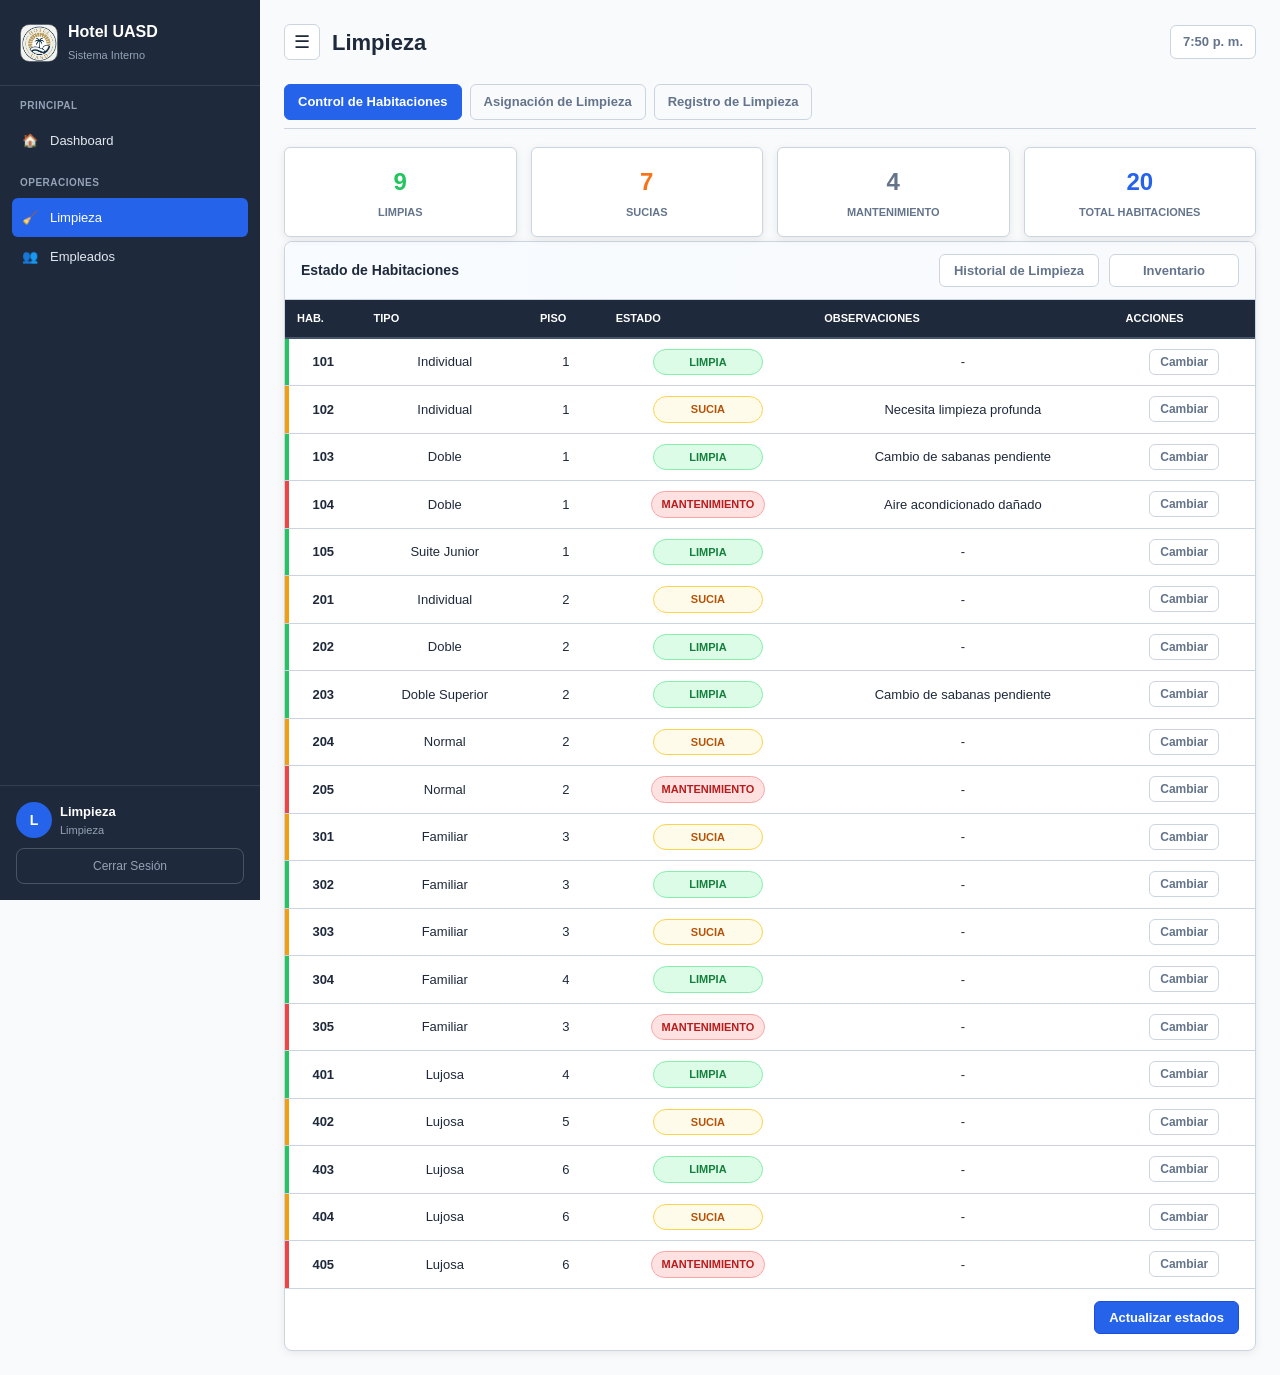
<file: index.html>
<!DOCTYPE html>
<html lang="es">
<head>
<meta charset="UTF-8">
<meta http-equiv="Cache-Control" content="no-cache, no-store, must-revalidate">
<meta http-equiv="Pragma" content="no-cache">
<meta http-equiv="Expires" content="0">
<meta name="viewport" content="width=device-width, initial-scale=1.0">
<title>Hotel UASD &middot; Limpieza</title>
<link rel="icon" type="image/png" href="assets/img/logo-hotel.png">
<link rel="prefetch" href="asignacion_limpieza.html">
<link rel="stylesheet" href="assets/css/estilos_limpieza.css">
<style>
  html, body {
    background: #f8fafc;
    color: #1e293b;
  }

  .app-layout {
    min-height: 100vh;
  }

  .campo-solo-lectura {
    background-color: #f2f2f2;
  }
</style>
</head>

<body>
<div class="app-layout">
  <aside class="sidebar" id="sidebar">
    <div class="sidebar-header">
      <div class="logo-icon">
        <img src="assets/img/logo-hotel.png" alt="Logo Hotel UASD" class="logo-icon-img">
      </div>
      <div class="logo-texto">
        <h2>Hotel UASD</h2>
        <small>Sistema Interno</small>
      </div>
    </div>

    <div class="sidebar-menu">
      <div class="menu-seccion">
        <div class="menu-titulo">Principal</div>
        <a href="#" class="menu-item">
          <span class="icono">&#127968;</span>
          <span class="texto-menu">Dashboard</span>
        </a>
      </div>

      <div class="menu-seccion">
        <div class="menu-titulo">Operaciones</div>
        <a href="index.html" class="menu-item activo">
          <span class="icono">&#129529;</span>
          <span class="texto-menu">Limpieza</span>
        </a>
        <a href="empleados_limpieza.html" class="menu-item">
          <span class="icono">&#128101;</span>
          <span class="texto-menu">Empleados</span>
        </a>
      </div>
    </div>

    <div class="sidebar-footer">
      <div class="usuario-info">
        <div class="usuario-avatar">L</div>
        <div class="usuario-datos">
          <span class="usuario-nombre">Limpieza</span>
          <span class="usuario-rol">Limpieza</span>
        </div>
      </div>
      <button type="button" class="btn-cerrar-sesion">Cerrar Sesi&oacute;n</button>
    </div>
  </aside>

  <div class="sidebar-backdrop" id="sidebarBackdrop"></div>

  <main class="main-content">
    <header class="top-header">
      <div style="display:flex;align-items:center;gap:12px">
        <button class="btn-toggle-sidebar" id="toggleSidebar" title="Abrir men&uacute;">&#9776;</button>
        <h1 id="page-title">Limpieza</h1>
      </div>
      <div class="hora-actual" id="horaActual">--:--</div>
    </header>

    <div class="limpieza-module">
      <div class="sub-nav">
        <button class="sub-nav-btn activo" data-seccion="habitaciones" onclick="mostrar('habitaciones')">Control de Habitaciones</button>
        <a href="asignacion_limpieza.html" class="sub-nav-btn-link"><span class="sub-nav-btn">Asignaci&oacute;n de Limpieza</span></a>
        <button class="sub-nav-btn" data-seccion="registro" onclick="mostrar('registro')">Registro de Limpieza</button>
      </div>

      <section id="habitaciones" class="sub-tab-content">
        <div class="kpi-grid">
          <div class="kpi">
            <div class="kpi-valor kpi-verde" id="kpi-limpias">0</div>
            <div class="kpi-label">Limpias</div>
          </div>
          <div class="kpi">
            <div class="kpi-valor kpi-naranja" id="kpi-sucias">0</div>
            <div class="kpi-label">Sucias</div>
          </div>
          <div class="kpi">
            <div class="kpi-valor" style="color:var(--texto-2)" id="kpi-mantenimiento">0</div>
            <div class="kpi-label">Mantenimiento</div>
          </div>
          <div class="kpi">
            <div class="kpi-valor kpi-azul" id="kpi-total">0</div>
            <div class="kpi-label">Total Habitaciones</div>
          </div>
        </div>

        <div class="panel">
          <div class="panel-header">
            <span class="panel-titulo">Estado de Habitaciones</span>
            <div class="panel-header-actions">
              <button class="btn btn-secundario btn-inventario-panel" type="button" onclick="abrirHistorial()">Historial de Limpieza</button>
              <button class="btn btn-secundario btn-inventario-panel" type="button" onclick="abrirInventario()">Inventario</button>
            </div>
          </div>
          <div class="tabla-wrap">
            <table id="tablaHabitaciones" class="modulo-table">
              <thead>
                <tr>
                  <th>Hab.</th>
                  <th>Tipo</th>
                  <th>Piso</th>
                  <th>Estado</th>
                  <th>Observaciones</th>
                  <th>Acciones</th>
                </tr>
              </thead>
              <tbody></tbody>
            </table>
          </div>
          <div class="panel-footer-actions">
            <button onclick="actualizarEstados()" class="btn btn-primario">Actualizar estados</button>
          </div>
        </div>
      </section>

      <section id="registro" class="sub-tab-content" style="display:none;">
        <div class="panel">
          <div class="panel-header">
            <span class="panel-titulo">Registro de Limpieza</span>
          </div>
          <div class="panel-body">
            <form id="formRegistro" class="grid-2 form-grid-tight">
              <div class="form-group">
                <label for="regAsignacion" class="form-label">Asignaci&oacute;n de limpieza</label>
                <select class="form-control" id="regAsignacion" required onchange="autocompletarDatosAsignacion()">
                  <option value="">Seleccione una asignaci&oacute;n</option>
                </select>
              </div>

              <div class="form-group">
                <label for="regHabitacion" class="form-label">N&uacute;mero de habitaci&oacute;n</label>
                <input type="text" class="form-control campo-solo-lectura" id="regHabitacion" readonly required>
              </div>

              <div class="form-group">
                <label for="regEmpleado" class="form-label">Nombre del empleado</label>
                <input type="text" class="form-control campo-solo-lectura" id="regEmpleado" readonly required>
              </div>

              <div class="form-group">
                <label for="regFecha" class="form-label">Fecha</label>
                <input type="date" class="form-control" id="regFecha" required>
              </div>

              <div class="form-group">
                <label for="regHora" class="form-label">Hora</label>
                <input type="time" class="form-control" id="regHora" required>
              </div>

              <div class="form-group">
                <label for="regEstado" class="form-label">Estado</label>
                <select class="form-control" id="regEstado" required>
                  <option value="">Seleccione un estado</option>
                  <option value="Limpia">Limpia</option>
                  <option value="Sucia">Sucia</option>
                  <option value="Mantenimiento">Mantenimiento</option>
                </select>
              </div>

              <div class="form-group form-group-full">
                <label for="regObservaciones" class="form-label">Observaciones</label>
                <textarea class="form-control" id="regObservaciones"></textarea>
              </div>

              <div class="form-group form-group-full form-actions-end">
                <button type="submit" class="btn btn-primario">Registrar limpieza</button>
              </div>
            </form>
          </div>
        </div>

      </section>

    </div>
  </main>
</div>

<div class="modal-overlay" id="modalInventario" style="display:none;">
  <div class="modal-box modal-box-xl inventory-drawer">
    <div class="modal-header">
      <span class="modal-titulo">Inventario de Limpieza</span>
      <button type="button" class="modal-cerrar" onclick="cerrarInventario()">&times;</button>
    </div>
    <div class="modal-body">
      <div class="inventario-resumen">
        <div class="inventario-card inventario-card-info">
          <span>Productos registrados</span>
          <strong id="inv-total-productos">0</strong>
        </div>
        <div class="inventario-card inventario-card-warning">
          <span>Poca cantidad</span>
          <strong id="inv-stock-bajo">0</strong>
        </div>
        <div class="inventario-card inventario-card-ok">
          <span>Cantidad suficiente</span>
          <strong id="inv-stock-ok">0</strong>
        </div>
      </div>

      <div class="panel inventario-modal-panel">
        <div class="panel-header">
          <span class="panel-titulo">Control de Inventario de Limpieza</span>
          <span class="helper-inline">Actualiza las cantidades disponibles y guarda los cambios.</span>
        </div>
        <div class="tabla-wrap">
          <table id="tablaInventario" class="modulo-table inventario-table">
            <thead>
              <tr>
                <th>Producto</th>
                <th>Disponible</th>
                <th>Estado</th>
                <th>Nueva cantidad</th>
              </tr>
            </thead>
            <tbody></tbody>
          </table>
        </div>
      </div>
    </div>
    <div class="modal-footer">
      <button type="button" class="btn btn-secundario" onclick="cerrarInventario()">Cerrar</button>
      <button type="button" class="btn btn-primario" onclick="actualizarInventario()">Actualizar inventario</button>
    </div>
  </div>
</div>

<div class="modal-overlay" id="modalHistorial" style="display:none;">
  <div class="modal-box modal-box-xl inventory-drawer history-drawer">
    <div class="modal-header">
      <span class="modal-titulo">Historial de Limpieza</span>
      <button type="button" class="modal-cerrar" onclick="cerrarHistorial()">&times;</button>
    </div>
    <div class="modal-body">
        <div class="history-toolbar-wrap">
          <div class="form-group history-date-group">
            <label for="historialDesde" class="form-label">Desde</label>
            <input type="date" class="form-control" id="historialDesde">
          </div>
        <div class="form-group history-date-group">
            <label for="historialHasta" class="form-label">Hasta</label>
            <input type="date" class="form-control" id="historialHasta">
          </div>
          <button type="button" class="btn btn-secundario" onclick="aplicarFiltroHistorial()">Filtrar</button>
          <button type="button" class="btn btn-primario" onclick="abrirModalFormatoHistorial()">Imprimir</button>
        </div>

      <div class="history-report-grid">
        <div class="inventario-card inventario-card-info">
          <span>Registros en rango</span>
          <strong id="historialTotal">0</strong>
        </div>
        <div class="inventario-card inventario-card-ok">
          <span>Trabajos cumplidos</span>
          <strong id="historialCumplidos">0</strong>
        </div>
        <div class="inventario-card inventario-card-warning">
          <span>Pendientes o con incidencia</span>
          <strong id="historialPendientes">0</strong>
        </div>
      </div>

      <div class="panel inventario-modal-panel">
        <div class="panel-header">
          <span class="panel-titulo">Movimientos del historial</span>
          <span class="helper-inline">Incluye fecha de asignaci&oacute;n, empleado responsable y cumplimiento.</span>
        </div>
        <div class="panel-body">
          <div id="timelineHistorial" class="limp-timeline">
            <div class="limp-empty">
              <div class="limp-empty-icon">&#128203;</div>
              Sin historial para mostrar.
            </div>
          </div>
        </div>
      </div>
    </div>
      <div class="modal-footer">
        <button type="button" class="btn btn-secundario" onclick="cerrarHistorial()">Cerrar</button>
      </div>
    </div>
  </div>

  <div class="modal-overlay" id="modalFormatoHistorial" style="display:none;">
    <div class="modal-box modal-box-sm">
      <div class="modal-header">
        <span class="modal-titulo">Formato de impresión</span>
        <button type="button" class="modal-cerrar" onclick="cerrarModalFormatoHistorial()">&times;</button>
      </div>
      <div class="modal-body export-format-body">
        <p class="export-format-texto">Seleccione cómo quiere generar el historial de limpieza.</p>
        <div class="export-format-grid">
          <button type="button" class="btn btn-secundario" onclick="exportarHistorial('word')">Word</button>
          <button type="button" class="btn btn-primario" onclick="exportarHistorial('pdf')">PDF</button>
          <button type="button" class="btn btn-secundario" onclick="exportarHistorial('json')">JSON</button>
        </div>
      </div>
      <div class="modal-footer">
        <button type="button" class="btn btn-secundario" onclick="cerrarModalFormatoHistorial()">Cancelar</button>
      </div>
    </div>
  </div>

<div class="modal-overlay" id="modalCambioEstado" style="display:none;">
  <div class="modal-box">
    <div class="modal-header">
      <span class="modal-titulo">Cambiar Estado</span>
      <button type="button" class="modal-cerrar" onclick="cerrarModalEstado()">&times;</button>
    </div>
    <div class="modal-body">
      <input type="hidden" id="modalHabitacionIndice">
      <div class="form-group">
        <label for="modalHabitacionNumero" class="form-label">Habitaci&oacute;n</label>
        <input type="text" id="modalHabitacionNumero" class="form-control campo-solo-lectura" readonly>
      </div>
      <div class="form-group">
        <label for="modalHabitacionEstado" class="form-label">Nuevo estado</label>
        <select id="modalHabitacionEstado" class="form-control">
          <option value="Limpia">Limpia</option>
          <option value="Sucia">Sucia</option>
          <option value="Mantenimiento">Mantenimiento</option>
        </select>
      </div>
      <div class="form-group">
        <label for="modalHabitacionObs" class="form-label">Observaciones</label>
        <textarea id="modalHabitacionObs" class="form-control"></textarea>
      </div>
    </div>
    <div class="modal-footer">
      <button type="button" class="btn btn-secundario" onclick="cerrarModalEstado()">Cancelar</button>
      <button type="button" class="btn btn-primario" onclick="guardarCambioEstado()">Guardar</button>
    </div>
  </div>
</div>

<script src="assets/js/limpieza/index.js"></script>

</body>
</html>
</file>
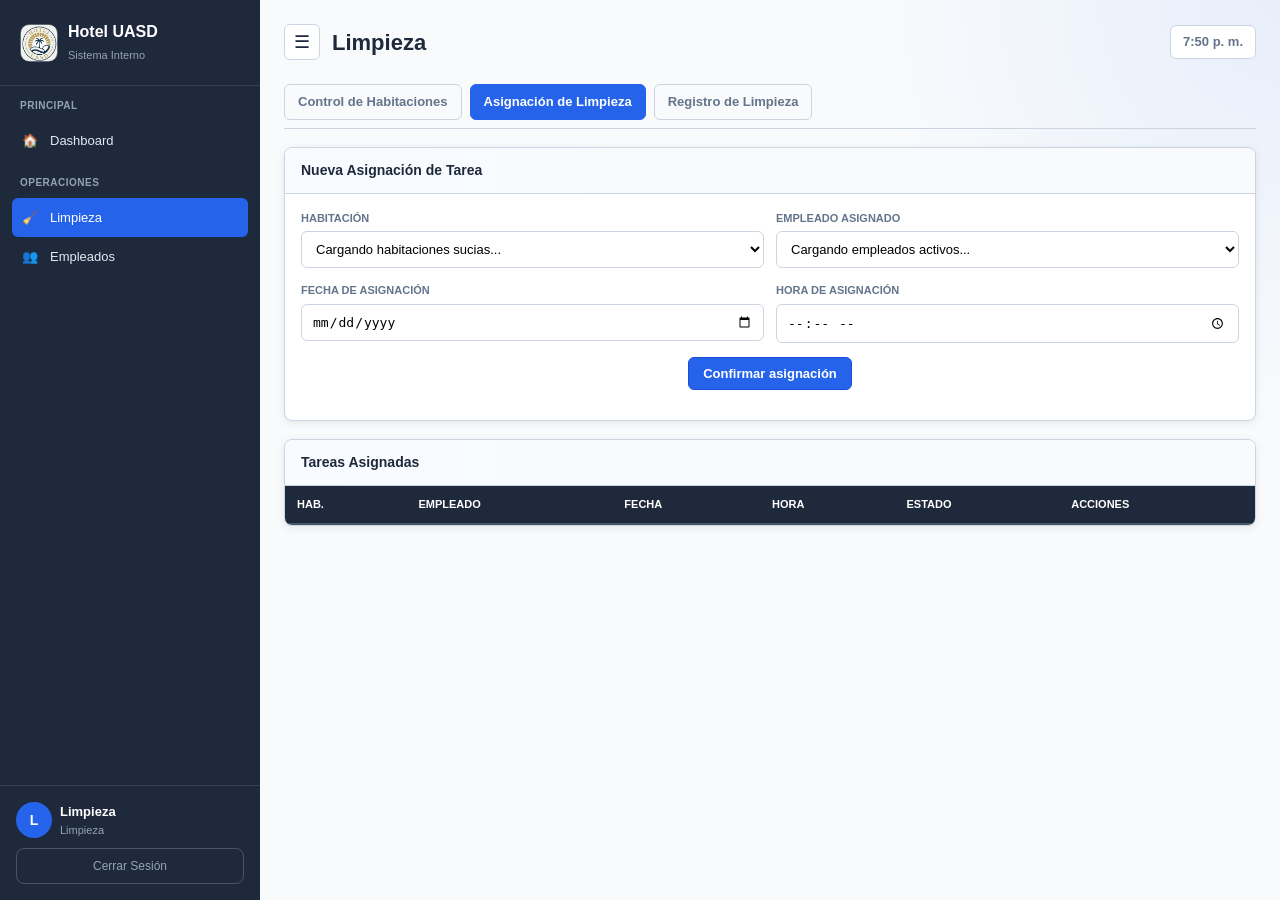
<file: asignacion_limpieza.html>
<!DOCTYPE html>
<html lang="es">
<head>
    <meta charset="UTF-8">
    <meta name="viewport" content="width=device-width, initial-scale=1.0">
    <meta http-equiv="Cache-Control" content="no-cache, no-store, must-revalidate">
    <meta http-equiv="Pragma" content="no-cache">
    <meta http-equiv="Expires" content="0">
    <title>Hotel UASD &middot; Limpieza</title>
    <link rel="icon" type="image/png" href="assets/img/logo-hotel.png">
    <style>
        html, body {
            background: #f8fafc;
            color: #1e293b;
        }

        .app-layout {
            min-height: 100vh;
        }
    </style>
    <link rel="stylesheet" href="assets/css/estilos_limpieza.css">
</head>
<body>
<div class="app-layout">
    <aside class="sidebar" id="sidebar">
        <div class="sidebar-header">
            <div class="logo-icon">
                <img src="assets/img/logo-hotel.png" alt="Logo Hotel UASD" class="logo-icon-img">
            </div>
            <div class="logo-texto">
                <h2>Hotel UASD</h2>
                <small>Sistema Interno</small>
            </div>
        </div>

        <div class="sidebar-menu">
            <div class="menu-seccion">
                <div class="menu-titulo">Principal</div>
                <a href="#" class="menu-item">
                    <span class="icono">&#127968;</span>
                    <span class="texto-menu">Dashboard</span>
                </a>
            </div>

            <div class="menu-seccion">
                <div class="menu-titulo">Operaciones</div>
                <a href="index.html" class="menu-item activo">
                    <span class="icono">&#129529;</span>
                    <span class="texto-menu">Limpieza</span>
                </a>
                <a href="empleados_limpieza.html" class="menu-item">
                    <span class="icono">&#128101;</span>
                    <span class="texto-menu">Empleados</span>
                </a>
            </div>
        </div>

        <div class="sidebar-footer">
            <div class="usuario-info">
                <div class="usuario-avatar">L</div>
                <div class="usuario-datos">
                    <span class="usuario-nombre">Limpieza</span>
                    <span class="usuario-rol">Limpieza</span>
                </div>
            </div>
            <button type="button" class="btn-cerrar-sesion">Cerrar Sesi&oacute;n</button>
        </div>
    </aside>

    <div class="sidebar-backdrop" id="sidebarBackdrop"></div>

    <main class="main-content">
        <header class="top-header">
            <div style="display:flex;align-items:center;gap:12px">
                <button class="btn-toggle-sidebar" id="toggleSidebar" title="Abrir men&uacute;">&#9776;</button>
                <h1>Limpieza</h1>
            </div>
            <div class="hora-actual" id="horaActual">--:--</div>
        </header>

        <div class="limpieza-module">
            <div class="sub-nav">
                <a href="index.html" class="sub-nav-btn-link"><span class="sub-nav-btn">Control de Habitaciones</span></a>
                <button class="sub-nav-btn activo">Asignaci&oacute;n de Limpieza</button>
                <a href="index.html#registro" class="sub-nav-btn-link"><span class="sub-nav-btn">Registro de Limpieza</span></a>
            </div>

            <div class="panel">
                <div class="panel-header">
                    <span class="panel-titulo">Nueva Asignaci&oacute;n de Tarea</span>
                </div>
                <div class="panel-body">
                    <div id="mensaje" class="mensaje"></div>

                    <form id="formAsignacion" class="grid-2 form-grid-tight">
                        <div class="form-group">
                            <label for="habitacion" class="form-label">Habitaci&oacute;n</label>
                            <select id="habitacion" name="habitacion" required>
                                <option value="">Cargando habitaciones sucias...</option>
                            </select>
                        </div>

                        <div class="form-group">
                            <label for="empleado" class="form-label">Empleado asignado</label>
                            <select id="empleado" name="empleado" required>
                                <option value="">Cargando empleados activos...</option>
                            </select>
                        </div>

                        <div class="form-group">
                            <label for="fecha" class="form-label">Fecha de asignaci&oacute;n</label>
                            <input type="date" id="fecha" name="fecha" required>
                        </div>

                        <div class="form-group">
                            <label for="hora" class="form-label">Hora de asignaci&oacute;n</label>
                            <input type="time" id="hora" name="hora" required>
                        </div>

                        <div class="form-group form-group-full form-actions-end">
                            <button type="submit" id="btnGuardar" class="btn btn-primario">Confirmar asignaci&oacute;n</button>
                        </div>
                    </form>
                </div>
            </div>

            <div class="panel">
                <div class="panel-header">
                    <span class="panel-titulo">Tareas Asignadas</span>
                </div>
                <div class="tabla-wrap">
                    <table id="tablaAsignaciones" class="modulo-table">
                        <thead>
                        <tr>
                            <th>Hab.</th>
                            <th>Empleado</th>
                            <th>Fecha</th>
                            <th>Hora</th>
                            <th>Estado</th>
                            <th>Acciones</th>
                        </tr>
                        </thead>
                        <tbody></tbody>
                    </table>
                </div>
            </div>
        </div>
    </main>
</div>

<script src="assets/js/limpieza/asignacion.js"></script>

</body>
</html>
</file>
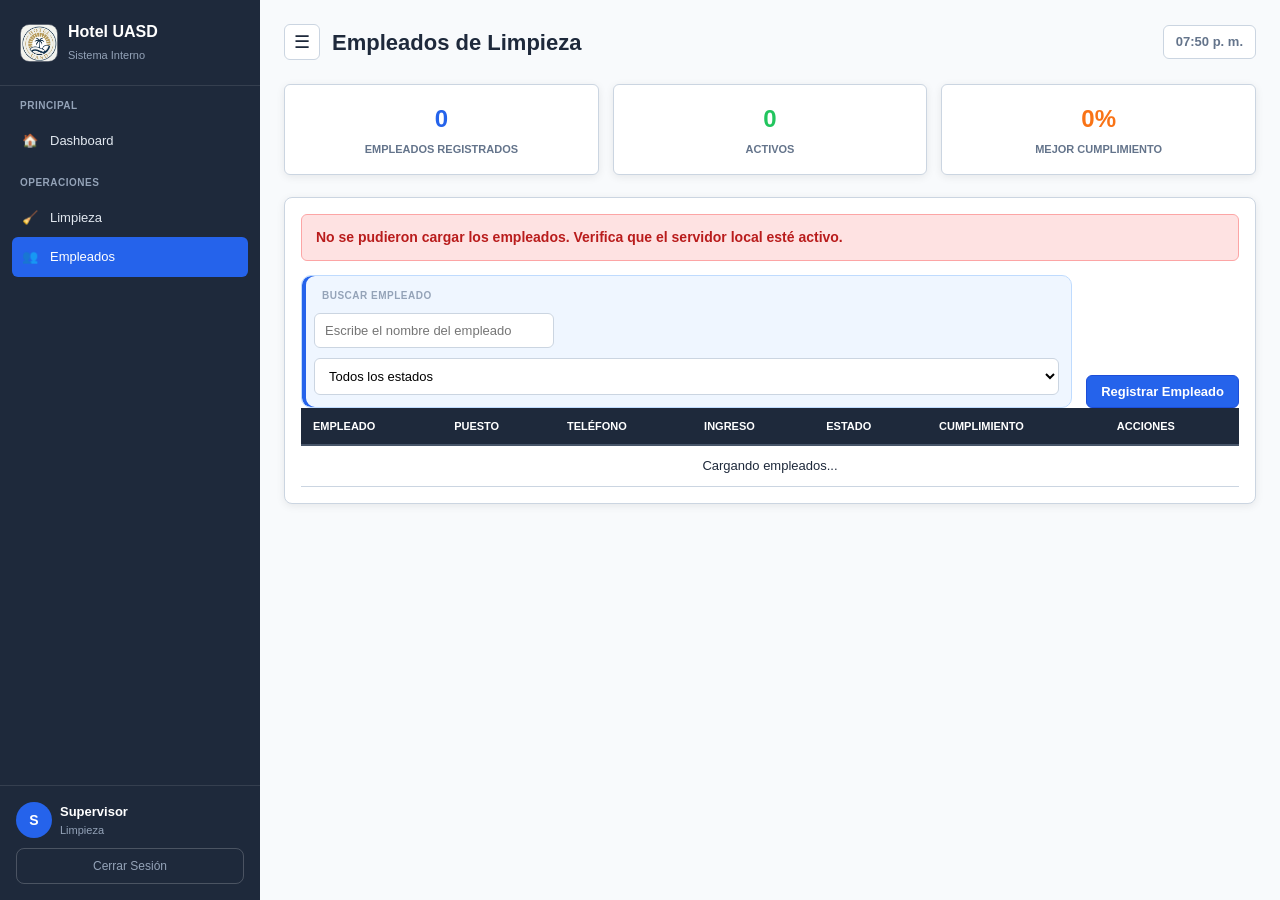
<file: empleados_limpieza.html>
<!DOCTYPE html>
<html lang="es">
<head>
  <meta charset="UTF-8">
  <meta name="viewport" content="width=device-width, initial-scale=1.0">
  <meta http-equiv="Cache-Control" content="no-cache, no-store, must-revalidate">
  <meta http-equiv="Pragma" content="no-cache">
  <meta http-equiv="Expires" content="0">
  <title>Hotel UASD &middot; Empleados de Limpieza</title>
  <link rel="icon" type="image/png" href="assets/img/logo-hotel.png">
  <link rel="stylesheet" href="assets/css/estilos_limpieza.css">
  <style>
    html, body {
      background: #f8fafc;
      color: #1e293b;
    }

    .app-layout {
      min-height: 100vh;
    }
  </style>
</head>
<body>
<div class="app-layout">
  <aside class="sidebar" id="sidebar">
    <div class="sidebar-header">
      <div class="logo-icon">
        <img src="assets/img/logo-hotel.png" alt="Logo Hotel UASD" class="logo-icon-img">
      </div>
      <div class="logo-texto">
        <h2>Hotel UASD</h2>
        <small>Sistema Interno</small>
      </div>
    </div>

    <div class="sidebar-menu">
      <div class="menu-seccion">
        <div class="menu-titulo">Principal</div>
        <a href="#" class="menu-item">
          <span class="icono">&#127968;</span>
          <span class="texto-menu">Dashboard</span>
        </a>
      </div>

      <div class="menu-seccion">
        <div class="menu-titulo">Operaciones</div>
        <a href="index.html" class="menu-item">
          <span class="icono">&#129529;</span>
          <span class="texto-menu">Limpieza</span>
        </a>
        <a href="empleados_limpieza.html" class="menu-item activo">
          <span class="icono">&#128101;</span>
          <span class="texto-menu">Empleados</span>
        </a>
      </div>
    </div>

    <div class="sidebar-footer">
      <div class="usuario-info">
        <div class="usuario-avatar">S</div>
        <div class="usuario-datos">
          <span class="usuario-nombre">Supervisor</span>
          <span class="usuario-rol">Limpieza</span>
        </div>
      </div>
      <button type="button" class="btn-cerrar-sesion">Cerrar Sesi&oacute;n</button>
    </div>
  </aside>

  <div class="sidebar-backdrop" id="sidebarBackdrop"></div>

  <main class="main-content">
    <header class="top-header">
      <div style="display:flex;align-items:center;gap:12px">
        <button class="btn-toggle-sidebar" id="toggleSidebar" title="Abrir men&uacute;">&#9776;</button>
        <h1>Empleados de Limpieza</h1>
      </div>
      <div class="hora-actual" id="horaActual">--:--</div>
    </header>

    <div class="limpieza-module">
      <div class="kpi-grid kpi-grid-3">
        <div class="kpi">
          <div class="kpi-valor kpi-azul" id="kpiTotal">0</div>
          <div class="kpi-label">Empleados registrados</div>
        </div>
        <div class="kpi">
          <div class="kpi-valor kpi-verde" id="kpiActivos">0</div>
          <div class="kpi-label">Activos</div>
        </div>
        <div class="kpi">
          <div class="kpi-valor kpi-naranja" id="kpiMejor">0%</div>
          <div class="kpi-label">Mejor cumplimiento</div>
        </div>
      </div>

      <div class="panel">
        <div class="panel-body">
          <div id="mensaje" class="mensaje"></div>

          <div class="toolbar-inline empleados-panel-header">
            <div class="empleados-filter-card">
              <div class="menu-titulo" style="margin-bottom:10px;">Buscar empleado</div>
              <div class="toolbar-inline">
                <input type="text" class="form-control empleados-searchbar" id="buscador" placeholder="Escribe el nombre del empleado">
                <select class="form-control" id="filtroEstado">
                  <option value="">Todos los estados</option>
                  <option value="Activo">Activo</option>
                  <option value="Vacaciones">Vacaciones</option>
                  <option value="Inactivo">Inactivo</option>
                </select>
              </div>
            </div>

            <button type="button" class="btn btn-primario" onclick="abrirModalEmpleado()">Registrar Empleado</button>
          </div>

          <div class="tabla-wrap">
            <table class="modulo-table empleados-table">
              <thead>
                <tr>
                  <th>Empleado</th>
                  <th>Puesto</th>
                  <th>Tel&eacute;fono</th>
                  <th>Ingreso</th>
                  <th>Estado</th>
                  <th>Cumplimiento</th>
                  <th>Acciones</th>
                </tr>
              </thead>
              <tbody id="tablaEmpleados">
                <tr>
                  <td colspan="7">Cargando empleados...</td>
                </tr>
              </tbody>
            </table>
          </div>
        </div>
      </div>
    </div>
  </main>
</div>

<div class="modal-overlay" id="modalEmpleado" style="display:none;">
  <div class="modal-box modal-box-xl">
    <div class="modal-header">
      <span class="modal-titulo" id="modalEmpleadoTitulo">Registrar empleado</span>
      <button type="button" class="modal-cerrar" onclick="cerrarModalEmpleado()">&times;</button>
    </div>
    <div class="modal-body">
      <form id="formEmpleado" class="grid-2 form-grid-tight" enctype="multipart/form-data">
        <input type="hidden" id="empleadoId" name="empleadoId">

        <div class="form-group">
          <label for="nombre" class="form-label">Nombre</label>
          <input type="text" class="form-control" id="nombre" name="nombre" required>
        </div>

        <div class="form-group">
          <label for="apellido" class="form-label">Apellido</label>
          <input type="text" class="form-control" id="apellido" name="apellido" required>
        </div>

        <div class="form-group">
          <label for="telefono" class="form-label">Tel&eacute;fono</label>
          <input type="text" class="form-control" id="telefono" name="telefono" required>
        </div>

        <div class="form-group">
          <label for="direccion" class="form-label">Direcci&oacute;n</label>
          <input type="text" class="form-control" id="direccion" name="direccion" required>
        </div>

        <div class="form-group">
          <label for="fechaIngreso" class="form-label">Fecha de ingreso</label>
          <input type="date" class="form-control" id="fechaIngreso" name="fechaIngreso" required>
        </div>

        <div class="form-group">
          <label for="estadoLaboral" class="form-label">Estado laboral</label>
          <select class="form-control" id="estadoLaboral" name="estadoLaboral" required>
            <option value="Activo">Activo</option>
            <option value="Vacaciones">Vacaciones</option>
            <option value="Inactivo">Inactivo</option>
          </select>
        </div>

        <div class="form-group form-group-salida" id="grupoFechaSalida" style="display:none;">
          <label for="fechaSalida" class="form-label">Fecha de salida</label>
          <input type="date" class="form-control" id="fechaSalida" name="fechaSalida">
        </div>

        <div class="form-group form-group-salida" id="grupoMotivoSalida" style="display:none;">
          <label for="motivoSalida" class="form-label">Motivo de salida</label>
          <input type="text" class="form-control" id="motivoSalida" name="motivoSalida">
        </div>

        <div class="form-group">
          <label for="foto" class="form-label">Foto formal</label>
          <input type="file" class="form-control" id="foto" name="foto" accept=".jpg,.jpeg,.png,.webp">
        </div>

        <div class="form-group form-group-full">
          <label for="notasInternas" class="form-label">Notas internas</label>
          <textarea class="form-control" id="notasInternas" name="notasInternas"></textarea>
        </div>

        <div class="form-group form-group-full form-actions-end">
          <button type="submit" class="btn btn-primario" id="btnGuardar">Guardar Empleado</button>
        </div>
      </form>
    </div>
  </div>
</div>

<div class="modal-overlay" id="modalEstadisticas" style="display:none;">
  <div class="modal-box modal-box-xl">
    <div class="modal-header">
      <span class="modal-titulo">Estad&iacute;sticas del empleado</span>
      <button type="button" class="modal-cerrar" onclick="cerrarModalEstadisticas()">&times;</button>
    </div>
    <div class="modal-body">
      <div class="estadisticas-empleado-head">
        <div id="estadisticasFoto"></div>
        <div class="estadisticas-empleado-meta">
          <h3 id="estadisticasNombre">Empleado</h3>
          <span id="estadisticasCodigo">EMP-000</span>
          <small id="estadisticasPuesto">Auxiliar de Limpieza</small>
        </div>
      </div>

      <div class="stats-listing">
        <div><strong>Tel&eacute;fono:</strong> <span id="estadisticasTelefono">-</span></div>
        <div><strong>Direcci&oacute;n:</strong> <span id="estadisticasDireccion">-</span></div>
        <div><strong>Fecha de ingreso:</strong> <span id="estadisticasIngreso">-</span></div>
        <div><strong>Estado laboral:</strong> <span id="estadisticasEstado">-</span></div>
        <div id="estadisticasSalidaFila" style="display:none;"><strong>Fecha de salida:</strong> <span id="estadisticasSalida">-</span></div>
        <div id="estadisticasMotivoFila" style="display:none;"><strong>Motivo de salida:</strong> <span id="estadisticasMotivo">-</span></div>
        <div><strong>Notas internas:</strong> <span id="estadisticasNotas">-</span></div>
      </div>

      <div class="stats-resumen-grid stats-grid-modal">
        <div class="stats-resumen-card">
          <span>Asignadas</span>
          <strong id="statAsignadas">0</strong>
        </div>
        <div class="stats-resumen-card">
          <span>Registradas</span>
          <strong id="statRegistradas">0</strong>
        </div>
        <div class="stats-resumen-card">
          <span>Cumplimiento</span>
          <strong id="statCumplimiento">0%</strong>
        </div>
        <div class="stats-resumen-card">
          <span>Limpias</span>
          <strong id="statLimpias">0</strong>
        </div>
        <div class="stats-resumen-card">
          <span>Sucias</span>
          <strong id="statSucias">0</strong>
        </div>
        <div class="stats-resumen-card">
          <span>Mantenimiento</span>
          <strong id="statMantenimiento">0</strong>
        </div>
      </div>
    </div>
  </div>
</div>

<script src="assets/js/empleados/empleados.js"></script>
</body>
</html>
</file>
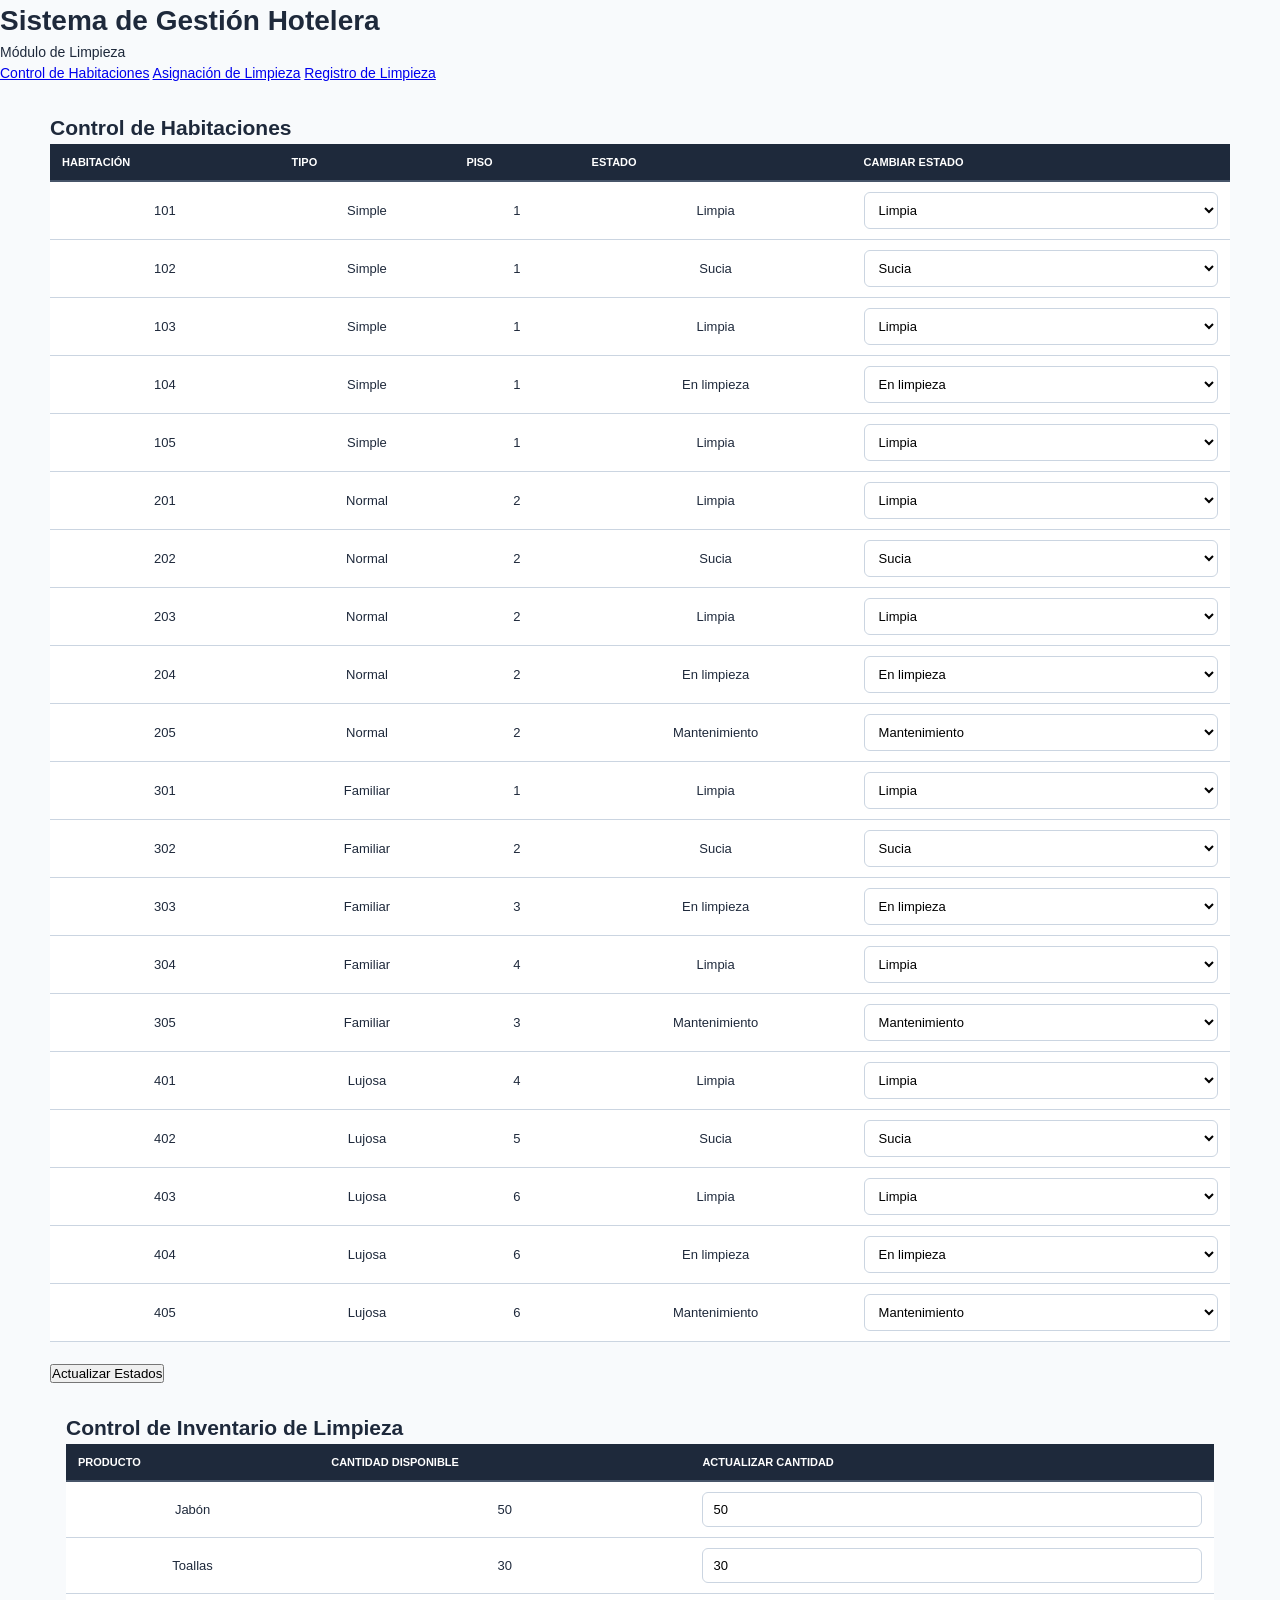
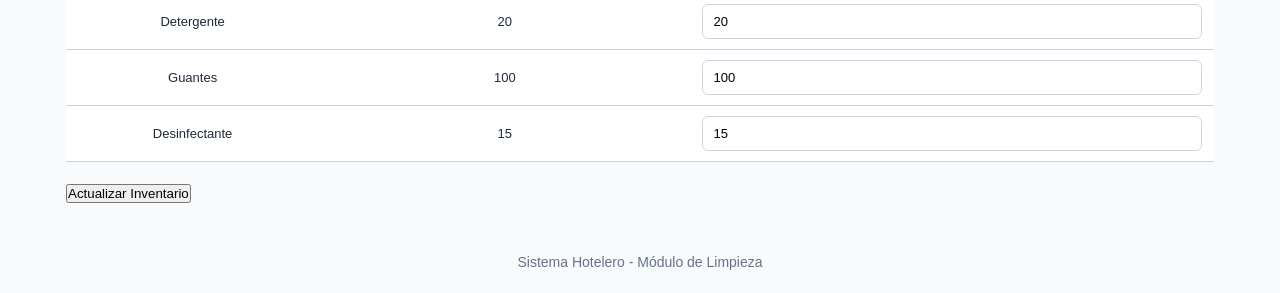
<file: Estado_habitaciones.html>
<!DOCTYPE html>
<html lang="es">
<head>
<meta charset="UTF-8">
<title>Control de Habitaciones e Inventario - Sistema Hotelero</title>
<link rel="stylesheet" href="estilos_limpieza.css">
</head>

<body>

<header>
<h1>Sistema de Gestión Hotelera</h1>
<p>Módulo de Limpieza</p>
</header>

<nav>
<a href="#">Control de Habitaciones</a>
<a href="#">Asignación de Limpieza</a>
<a href="#">Registro de Limpieza</a>
</nav>

<div class="container">

<h2>Control de Habitaciones</h2>

<table id="tablaHabitaciones">
<tr>
<th>Habitación</th>
<th>Tipo</th>
<th>Piso</th>
<th>Estado</th>
<th>Cambiar Estado</th>
</tr>

<!-- 5 Simples -->
<tr><td>101</td><td>Simple</td><td>1</td><td class="limpia">Limpia</td><td>
<select><option selected>Limpia</option><option>Sucia</option><option>En limpieza</option><option>Mantenimiento</option></select></td></tr>
<tr><td>102</td><td>Simple</td><td>1</td><td class="sucia">Sucia</td><td>
<select><option>Limpia</option><option selected>Sucia</option><option>En limpieza</option><option>Mantenimiento</option></select></td></tr>
<tr><td>103</td><td>Simple</td><td>1</td><td class="limpia">Limpia</td><td>
<select><option selected>Limpia</option><option>Sucia</option><option>En limpieza</option><option>Mantenimiento</option></select></td></tr>
<tr><td>104</td><td>Simple</td><td>1</td><td class="limpieza">En limpieza</td><td>
<select><option>Limpia</option><option>Sucia</option><option selected>En limpieza</option><option>Mantenimiento</option></select></td></tr>
<tr><td>105</td><td>Simple</td><td>1</td><td class="limpia">Limpia</td><td>
<select><option selected>Limpia</option><option>Sucia</option><option>En limpieza</option><option>Mantenimiento</option></select></td></tr>

<!-- 5 Normales -->
<tr><td>201</td><td>Normal</td><td>2</td><td class="limpia">Limpia</td><td>
<select><option selected>Limpia</option><option>Sucia</option><option>En limpieza</option><option>Mantenimiento</option></select></td></tr>
<tr><td>202</td><td>Normal</td><td>2</td><td class="sucia">Sucia</td><td>
<select><option>Limpia</option><option selected>Sucia</option><option>En limpieza</option><option>Mantenimiento</option></select></td></tr>
<tr><td>203</td><td>Normal</td><td>2</td><td class="limpia">Limpia</td><td>
<select><option selected>Limpia</option><option>Sucia</option><option>En limpieza</option><option>Mantenimiento</option></select></td></tr>
<tr><td>204</td><td>Normal</td><td>2</td><td class="limpieza">En limpieza</td><td>
<select><option>Limpia</option><option>Sucia</option><option selected>En limpieza</option><option>Mantenimiento</option></select></td></tr>
<tr><td>205</td><td>Normal</td><td>2</td><td class="mantenimiento">Mantenimiento</td><td>
<select><option>Limpia</option><option>Sucia</option><option>En limpieza</option><option selected>Mantenimiento</option></select></td></tr>

<!-- 5 Familiares -->
<tr><td>301</td><td>Familiar</td><td>1</td><td class="limpia">Limpia</td><td>
<select><option selected>Limpia</option><option>Sucia</option><option>En limpieza</option><option>Mantenimiento</option></select></td></tr>
<tr><td>302</td><td>Familiar</td><td>2</td><td class="sucia">Sucia</td><td>
<select><option>Limpia</option><option selected>Sucia</option><option>En limpieza</option><option>Mantenimiento</option></select></td></tr>
<tr><td>303</td><td>Familiar</td><td>3</td><td class="limpieza">En limpieza</td><td>
<select><option>Limpia</option><option>Sucia</option><option selected>En limpieza</option><option>Mantenimiento</option></select></td></tr>
<tr><td>304</td><td>Familiar</td><td>4</td><td class="limpia">Limpia</td><td>
<select><option selected>Limpia</option><option>Sucia</option><option>En limpieza</option><option>Mantenimiento</option></select></td></tr>
<tr><td>305</td><td>Familiar</td><td>3</td><td class="mantenimiento">Mantenimiento</td><td>
<select><option>Limpia</option><option>Sucia</option><option>En limpieza</option><option selected>Mantenimiento</option></select></td></tr>

<!-- 5 Lujosas -->
<tr><td>401</td><td>Lujosa</td><td>4</td><td class="limpia">Limpia</td><td>
<select><option selected>Limpia</option><option>Sucia</option><option>En limpieza</option><option>Mantenimiento</option></select></td></tr>
<tr><td>402</td><td>Lujosa</td><td>5</td><td class="sucia">Sucia</td><td>
<select><option>Limpia</option><option selected>Sucia</option><option>En limpieza</option><option>Mantenimiento</option></select></td></tr>
<tr><td>403</td><td>Lujosa</td><td>6</td><td class="limpia">Limpia</td><td>
<select><option selected>Limpia</option><option>Sucia</option><option>En limpieza</option><option>Mantenimiento</option></select></td></tr>
<tr><td>404</td><td>Lujosa</td><td>6</td><td class="limpieza">En limpieza</td><td>
<select><option>Limpia</option><option>Sucia</option><option selected>En limpieza</option><option>Mantenimiento</option></select></td></tr>
<tr><td>405</td><td>Lujosa</td><td>6</td><td class="mantenimiento">Mantenimiento</td><td>
<select><option>Limpia</option><option>Sucia</option><option>En limpieza</option><option selected>Mantenimiento</option></select></td></tr>

</table>

<br>
<button onclick="actualizarEstados()">Actualizar Estados</button>

<!-- ===================== CONTROL DE INVENTARIO ===================== -->
<div class="container">

<h2>Control de Inventario de Limpieza</h2>

<table id="tablaInventario">
<tr>
<th>Producto</th>
<th>Cantidad Disponible</th>
<th>Actualizar Cantidad</th>
</tr>

<tr>
<td>Jabón</td>
<td class="cantidad">50</td>
<td><input type="number" value="50" min="0"></td>
</tr>

<tr>
<td>Toallas</td>
<td class="cantidad">30</td>
<td><input type="number" value="30" min="0"></td>
</tr>

<tr>
<td>Detergente</td>
<td class="cantidad">20</td>
<td><input type="number" value="20" min="0"></td>
</tr>

<tr>
<td>Guantes</td>
<td class="cantidad">100</td>
<td><input type="number" value="100" min="0"></td>
</tr>

<tr>
<td>Desinfectante</td>
<td class="cantidad">15</td>
<td><input type="number" value="15" min="0"></td>
</tr>

</table>

<br>
<button onclick="actualizarInventario()">Actualizar Inventario</button>

</div>
<!-- ===================== FIN CONTROL DE INVENTARIO ===================== -->

<footer>
Sistema Hotelero - Módulo de Limpieza
</footer>

<script>
function actualizarEstados(){
    const tabla = document.getElementById("tablaHabitaciones");
    const filas = tabla.getElementsByTagName("tr");

    for(let i=1; i<filas.length; i++){
        const fila = filas[i];
        const select = fila.getElementsByTagName("select")[0];
        const estadoCelda = fila.getElementsByTagName("td")[3];

        estadoCelda.textContent = select.value;
        fila.className = ""; // limpia toda la fila
        if(select.value === "Limpia") fila.classList.add("fila-limpia");
        else if(select.value === "Sucia") fila.classList.add("fila-sucia");
        else if(select.value === "En limpieza") fila.classList.add("fila-limpieza");
        else if(select.value === "Mantenimiento") fila.classList.add("fila-mantenimiento");
    }
}

function actualizarInventario(){
    const tabla = document.getElementById("tablaInventario");
    const filas = tabla.getElementsByTagName("tr");

    for(let i=1; i<filas.length; i++){
        const fila = filas[i];
        const input = fila.getElementsByTagName("input")[0];
        const cantidadCelda = fila.getElementsByClassName("cantidad")[0];
        cantidadCelda.textContent = input.value;

        fila.className = ""; // cambia color según cantidad
        if(parseInt(input.value) <= 5) fila.classList.add("bajo-stock");
        else if(parseInt(input.value) <= 15) fila.classList.add("medio-stock");
        else fila.classList.add("alto-stock");
    }
}
</script>

</body>
</html>
</file>
<file: assets/css/estilos_limpieza.css>
/* =========================================
   BASE VISUAL ADAPTADA DEL PROYECTO UNIFICADO
   Conserva la lógica actual del módulo
   ========================================= */

:root {
  --azul: #2563eb;
  --azul-oscuro: #1d4ed8;
  --fondo: #f8fafc;
  --blanco: #ffffff;
  --borde: #cbd5e1;
  --borde-oscuro: #475569;
  --texto: #1e293b;
  --texto-2: #64748b;
  --texto-3: #94a3b8;
  --verde: #22c55e;
  --verde-bg: #dcfce7;
  --naranja: #f97316;
  --naranja-bg: #ffedd5;
  --rojo: #ef4444;
  --rojo-bg: #fee2e2;
  --sidebar-bg: #1e293b;
  --sidebar-text: #e2e8f0;
  --sidebar-muted: #94a3b8;
  --shadow: 0 2px 8px rgba(0, 0, 0, 0.08);
  --shadow-md: 0 4px 16px rgba(0, 0, 0, 0.10);
}

*,
*::before,
*::after {
  box-sizing: border-box;
  margin: 0;
  padding: 0;
}

body {
  font-family: -apple-system, BlinkMacSystemFont, "Segoe UI", Arial, sans-serif;
  background:
    radial-gradient(circle at top right, rgba(37, 99, 235, 0.08), transparent 26%),
    var(--fondo);
  color: var(--texto);
  font-size: 14px;
  line-height: 1.5;
}

body.sidebar-mobile-open {
  overflow: hidden;
}

/* Layout principal del sistema unificado */
.app-layout {
  display: flex;
  min-height: 100vh;
}

.sidebar {
  width: 260px;
  background: var(--sidebar-bg);
  color: var(--sidebar-text);
  display: flex;
  flex-direction: column;
  transition: width 0.3s ease;
  position: fixed;
  top: 0;
  left: 0;
  bottom: 0;
  z-index: 100;
  overflow-y: auto;
}

.sidebar-backdrop {
  position: fixed;
  inset: 0;
  background: rgba(15, 23, 42, 0.48);
  opacity: 0;
  pointer-events: none;
  transition: opacity 0.25s ease;
  z-index: 95;
}

.sidebar-backdrop.visible {
  opacity: 1;
  pointer-events: auto;
}

.sidebar.collapsed {
  width: 72px;
}

.sidebar.collapsed .logo-texto,
.sidebar.collapsed .menu-titulo,
.sidebar.collapsed .texto-menu,
.sidebar.collapsed .usuario-info,
.sidebar.collapsed .sidebar-tag {
  display: none;
}

.sidebar-header {
  padding: 20px;
  border-bottom: 1px solid rgba(255,255,255,0.1);
  display: flex;
  align-items: center;
  gap: 10px;
}

.logo-icon {
  width: 38px;
  height: 38px;
  min-width: 38px;
  border-radius: 10px;
  background: rgba(255,255,255,0.12);
  border: 1px solid rgba(255,255,255,0.2);
  display: flex;
  align-items: center;
  justify-content: center;
  color: #fff;
  font-weight: 700;
}

.logo-icon-img {
  width: 100%;
  height: 100%;
  object-fit: contain;
  border-radius: 8px;
  display: block;
}

.sidebar-header h2 {
  font-size: 16px;
  font-weight: 700;
  color: #fff;
}

.sidebar-header small {
  color: var(--sidebar-muted);
  font-size: 11px;
}

.sidebar-menu {
  padding: 12px;
  flex: 1;
}

.menu-seccion {
  margin-bottom: 14px;
}

.menu-titulo {
  font-size: 10px;
  text-transform: uppercase;
  color: var(--sidebar-muted);
  margin-bottom: 8px;
  padding-left: 8px;
  font-weight: 700;
  letter-spacing: 0.5px;
}

.menu-item {
  display: flex;
  align-items: center;
  gap: 10px;
  padding: 10px 8px;
  border-radius: 6px;
  cursor: pointer;
  color: var(--sidebar-text);
  transition: 0.2s;
  font-size: 13px;
  font-weight: 500;
  text-decoration: none;
}

.menu-item:hover {
  background: rgba(255,255,255,0.08);
}

.menu-item.activo {
  background: var(--azul);
  color: #fff;
}

.menu-item .icono {
  width: 20px;
  text-align: center;
}

.sidebar-footer {
  padding: 16px;
  border-top: 1px solid rgba(255,255,255,0.1);
  display: flex;
  flex-direction: column;
  gap: 10px;
}

.sidebar-tag {
  width: 100%;
  padding: 8px;
  background: rgba(255,255,255,0.06);
  border: 1px solid rgba(255,255,255,0.1);
  border-radius: 6px;
  color: var(--sidebar-muted);
  font-size: 11px;
  text-align: center;
}

.btn-cerrar-sesion {
  width: 100%;
  padding: 10px;
  background: transparent;
  border: 1px solid rgba(255,255,255,0.2);
  border-radius: 8px;
  color: var(--sidebar-muted);
  cursor: pointer;
  font-size: 12px;
  transition: 0.2s;
}

.btn-cerrar-sesion:hover {
  background: rgba(239,68,68,0.2);
  border-color: var(--rojo);
  color: var(--rojo);
}

.usuario-info {
  display: flex;
  align-items: center;
  gap: 8px;
}

.usuario-avatar {
  width: 36px;
  height: 36px;
  background: var(--azul);
  border-radius: 50%;
  display: flex;
  align-items: center;
  justify-content: center;
  font-weight: 700;
  color: #fff;
  font-size: 14px;
}

.usuario-datos {
  display: flex;
  flex-direction: column;
}

.usuario-nombre {
  font-size: 13px;
  font-weight: 600;
  color: #fff;
}

.usuario-rol {
  font-size: 11px;
  color: var(--sidebar-muted);
}

.main-content {
  flex: 1;
  margin-left: 260px;
  padding: 24px;
  transition: margin-left 0.3s ease;
}

.sidebar.collapsed ~ .main-content {
  margin-left: 72px;
}

.top-header {
  display: flex;
  justify-content: space-between;
  align-items: center;
  margin-bottom: 24px;
  flex-wrap: wrap;
  gap: 12px;
}

.top-header h1 {
  font-size: 22px;
  font-weight: 700;
}

.hora-actual {
  background: var(--blanco);
  border: 1px solid var(--borde);
  padding: 6px 12px;
  border-radius: 6px;
  font-size: 13px;
  color: var(--texto-2);
  font-weight: 600;
}

.btn-toggle-sidebar {
  width: 36px;
  height: 36px;
  background: var(--blanco);
  border: 1px solid var(--borde);
  border-radius: 6px;
  cursor: pointer;
  display: flex;
  align-items: center;
  justify-content: center;
  font-size: 18px;
  transition: 0.2s;
  color: var(--texto);
}

.btn-toggle-sidebar:hover {
  background: var(--fondo);
}

.container {
  width: min(1180px, calc(100% - 32px));
  margin: 28px auto 0;
}

.limpieza-module {
  display: flex;
  flex-direction: column;
  gap: 18px;
}

.module-hero {
  background:
    radial-gradient(circle at top right, rgba(37, 99, 235, 0.18), transparent 34%),
    linear-gradient(135deg, #ffffff, #f8fafc);
  border: 1px solid var(--borde);
  border-radius: 14px;
  padding: 22px;
  display: flex;
  justify-content: space-between;
  align-items: flex-start;
  gap: 16px;
  box-shadow: var(--shadow);
}

.dashboard-shell {
  display: flex;
  flex-direction: column;
  gap: 24px;
}

.activity-list {
  list-style: none;
  padding: 0;
  margin: 0;
}

.activity-item {
  padding: 18px 20px;
  border-bottom: 1px solid var(--borde);
  display: flex;
  justify-content: space-between;
  align-items: center;
  gap: 14px;
  font-size: 13px;
}

.activity-item:last-child {
  border-bottom: none;
}

.activity-main {
  display: flex;
  align-items: center;
  gap: 10px;
}

.activity-dot {
  width: 11px;
  height: 11px;
  border-radius: 50%;
  background: var(--verde);
  flex-shrink: 0;
}

.activity-time {
  font-size: 12px;
  color: var(--texto-3);
  white-space: nowrap;
}

.eyebrow {
  font-size: 11px;
  font-weight: 700;
  color: var(--azul);
  text-transform: uppercase;
  letter-spacing: 0.08em;
  margin-bottom: 6px;
}

.module-title {
  font-size: 24px;
  font-weight: 700;
  margin-bottom: 8px;
  color: var(--texto);
}

.module-copy {
  color: var(--texto-2);
  max-width: 760px;
}

.hero-badge {
  background: #eff6ff;
  color: var(--azul);
  border: 1px solid #bfdbfe;
  border-radius: 999px;
  padding: 8px 12px;
  font-size: 12px;
  font-weight: 700;
  white-space: nowrap;
}

.sub-nav {
  display: flex;
  gap: 8px;
  flex-wrap: wrap;
  border-bottom: 1px solid var(--borde);
  padding-bottom: 8px;
}

.sub-nav-btn-link {
  text-decoration: none;
}

.sub-nav-btn {
  background: transparent;
  border: 1px solid var(--borde);
  padding: 7px 13px;
  border-radius: 6px;
  font-size: 13px;
  font-weight: 600;
  cursor: pointer;
  color: var(--texto-2);
}

.sub-nav-btn.activo {
  background: var(--azul);
  color: #fff;
  border-color: var(--azul);
}

.sub-nav-btn-link .sub-nav-btn {
  display: inline-flex;
}

.kpi-grid {
  display: grid;
  grid-template-columns: repeat(4, 1fr);
  gap: 14px;
  margin-bottom: 4px;
}

.kpi-grid-3 {
  grid-template-columns: repeat(3, 1fr);
}

.kpi {
  background: var(--blanco);
  border: 1px solid var(--borde);
  padding: 16px;
  text-align: center;
  border-radius: 6px;
  box-shadow: var(--shadow);
}

.kpi-valor {
  font-size: 24px;
  font-weight: 700;
  color: var(--texto);
}

.kpi-label {
  font-size: 11px;
  color: var(--texto-2);
  text-transform: uppercase;
  margin-top: 4px;
  font-weight: 600;
}

.kpi-valor.kpi-naranja {
  color: var(--naranja);
}

.kpi-valor.kpi-azul {
  color: var(--azul);
}

.kpi-valor.kpi-verde {
  color: var(--verde);
}

.panel {
  background: var(--blanco);
  border: 1px solid var(--borde);
  border-radius: 8px;
  box-shadow: var(--shadow);
  overflow: hidden;
}

.panel-header {
  padding: 12px 16px;
  border-bottom: 1px solid var(--borde);
  background: linear-gradient(90deg, #f8fbff, #f8fafc);
  display: flex;
  align-items: center;
  justify-content: space-between;
  flex-wrap: wrap;
  gap: 10px;
}

.limp-timeline {
  display: flex;
  flex-direction: column;
  gap: 0;
}

.limp-tl-item {
  display: flex;
  gap: 12px;
  padding: 10px 0;
  position: relative;
}

.limp-tl-item::before {
  content: "";
  position: absolute;
  left: 7px;
  top: 0;
  bottom: 0;
  width: 2px;
  background: var(--borde);
}

.limp-tl-item:last-child::before {
  display: none;
}

.limp-tl-dot {
  width: 16px;
  height: 16px;
  border-radius: 50%;
  flex-shrink: 0;
  z-index: 1;
  margin-top: 4px;
  border: 2px solid #fff;
  box-shadow: 0 0 0 2px var(--borde);
}

.limp-tl-dot-limpia {
  background: var(--verde);
}

.limp-tl-dot-sucia {
  background: var(--rojo);
}

.limp-tl-dot-mantenimiento {
  background: #6366f1;
}

.limp-tl-content {
  flex: 1;
  min-width: 0;
  padding-bottom: 6px;
}

.limp-tl-head {
  display: flex;
  justify-content: space-between;
  align-items: flex-start;
  gap: 12px;
  flex-wrap: wrap;
}

.limp-tl-title {
  font-size: 13px;
  font-weight: 700;
  color: var(--texto);
}

.limp-tl-sub {
  font-size: 12px;
  color: var(--texto-2);
  margin-top: 3px;
}

.limp-tl-time {
  font-size: 11px;
  color: var(--texto-3);
  white-space: nowrap;
}

.limp-tl-actions {
  display: flex;
  justify-content: flex-end;
  margin-top: 8px;
}

.history-toolbar {
  align-items: end;
}

.history-date-group {
  margin-bottom: 0;
  min-width: 150px;
}

.history-toolbar-wrap {
  display: flex;
  gap: 10px;
  flex-wrap: wrap;
  align-items: end;
  margin-bottom: 18px;
}

.history-report-grid {
  display: grid;
  grid-template-columns: repeat(3, 1fr);
  gap: 14px;
  margin-bottom: 18px;
}

.history-drawer .panel-body {
  padding: 18px 20px;
}

.history-badge {
  display: inline-flex;
  align-items: center;
  padding: 3px 10px;
  border-radius: 999px;
  font-size: 11px;
  font-weight: 700;
  margin-top: 8px;
}

.history-badge-ok {
  background: #dcfce7;
  color: #166534;
}

.history-badge-pending {
  background: #fef3c7;
  color: #92400e;
}

.export-format-body {
  display: flex;
  flex-direction: column;
  gap: 18px;
}

.export-format-texto {
  margin: 0;
  color: var(--texto-2);
  line-height: 1.5;
}

.export-format-grid {
  display: grid;
  grid-template-columns: repeat(3, minmax(0, 1fr));
  gap: 10px;
}

.limp-empty {
  text-align: center;
  padding: 28px 16px;
  color: var(--texto-2);
}

.limp-empty-icon {
  font-size: 32px;
  margin-bottom: 8px;
}

.panel-titulo {
  font-size: 14px;
  font-weight: 700;
  color: var(--texto);
}

.panel-body {
  padding: 16px;
}

.panel-footer-actions {
  padding: 12px 16px 16px;
  display: flex;
  justify-content: flex-end;
  gap: 10px;
}

.helper-inline {
  color: var(--texto-2);
  font-size: 12px;
}

.toolbar-inline {
  display: flex;
  gap: 10px;
  flex-wrap: wrap;
}

.tabla-wrap {
  overflow-x: auto;
}

table.modulo-table,
table {
  width: 100%;
  border-collapse: collapse;
  font-size: 13px;
  background: var(--blanco);
}

table.modulo-table thead th,
table thead th,
th {
  background: var(--sidebar-bg);
  color: #fff;
  font-size: 11px;
  text-transform: uppercase;
  padding: 10px 12px;
  text-align: left;
  border-bottom: 2px solid var(--borde-oscuro);
}

table.modulo-table tbody td,
table tbody td,
td {
  padding: 10px 12px;
  border-bottom: 1px solid var(--borde);
  vertical-align: middle;
  text-align: center;
}

table.modulo-table tbody tr:hover,
table tbody tr:hover,
tr:hover {
  background: #f8fafc;
}

.form-group {
  display: flex;
  flex-direction: column;
  gap: 5px;
  margin-bottom: 14px;
}

.form-group-full {
  grid-column: 1 / -1;
}

.form-label {
  font-size: 11px;
  font-weight: 700;
  color: var(--texto-2);
  text-transform: uppercase;
}

.form-control,
.form-input,
.form-select,
input,
select,
textarea {
  border: 1px solid var(--borde);
  border-radius: 6px;
  padding: 9px 10px;
  font-size: 13px;
  background: var(--blanco);
  width: 100%;
  outline: none;
  transition: 0.2s;
}

.form-control:focus,
.form-input:focus,
.form-select:focus,
input:focus,
select:focus,
textarea:focus {
  border-color: var(--azul);
  box-shadow: 0 0 0 3px rgba(37, 99, 235, 0.1);
}

textarea {
  min-height: 108px;
  resize: vertical;
}

.grid-2 {
  display: grid;
  grid-template-columns: 1fr 1fr;
  gap: 0 12px;
}

.form-grid-tight {
  gap: 0 12px;
}

.form-actions-end {
  display: flex;
  justify-content: flex-end;
  align-items: center;
  gap: 10px;
}

.btn {
  display: inline-flex;
  align-items: center;
  justify-content: center;
  gap: 5px;
  padding: 8px 14px;
  border-radius: 6px;
  border: 1px solid transparent;
  font-size: 13px;
  font-weight: 600;
  cursor: pointer;
  transition: 0.2s;
}

button {
  font-family: inherit;
}

.btn-primario,
.btn-success {
  background: var(--azul);
  color: #fff;
  border-color: var(--azul-oscuro);
}

.btn-primario:hover,
.btn-success:hover {
  background: var(--azul-oscuro);
}

.btn-secundario {
  background: var(--blanco);
  color: var(--texto-2);
  border-color: var(--borde);
}

.btn-secundario:hover {
  background: var(--fondo);
  border-color: var(--borde-oscuro);
}

.btn-peligro {
  background: var(--rojo-bg);
  color: #b91c1c;
  border-color: #fca5a5;
}

.btn-peligro:hover {
  background: #fecaca;
}

.btn-sm {
  padding: 5px 10px;
  font-size: 12px;
}

.acciones-btn {
  padding: 6px 10px;
  border-radius: 6px;
  border: 1px solid transparent;
  font-size: 12px;
  font-weight: 600;
  cursor: pointer;
  color: #fff;
  margin-right: 6px;
}

.btn-editar {
  background: #f59e0b;
  border-color: #d97706;
}

.btn-editar:hover {
  background: #d97706;
}

.btn-eliminar {
  background: #ef4444;
  border-color: #dc2626;
}

.btn-eliminar:hover {
  background: #dc2626;
}

.btn-info-lite {
  background: #eff6ff;
  border-color: #bfdbfe;
  color: var(--azul);
}

.btn-info-lite:hover {
  background: #dbeafe;
}

.mensaje {
  padding: 12px 14px;
  margin-bottom: 14px;
  border-radius: 6px;
  display: none;
  font-weight: 600;
}

.mensaje.exito {
  background: var(--verde-bg);
  color: #15803d;
  border: 1px solid #86efac;
}

.mensaje.error {
  background: var(--rojo-bg);
  color: #b91c1c;
  border: 1px solid #fca5a5;
}

.badge {
  display: inline-flex;
  align-items: center;
  justify-content: center;
  padding: 4px 10px;
  border-radius: 999px;
  font-size: 11px;
  font-weight: 700;
  text-transform: uppercase;
  min-width: 110px;
}

.badge-success,
.badge-limpia {
  background: var(--verde-bg);
  color: #15803d;
  border: 1px solid #86efac;
}

.badge-warning,
.badge-sucia {
  background: #fffbeb;
  color: #b45309;
  border: 1px solid #fcd34d;
}

.badge-danger,
.badge-mantenimiento {
  background: var(--rojo-bg);
  color: #b91c1c;
  border: 1px solid #fca5a5;
}

.badge-info {
  background: #fef3c7;
  color: #a16207;
  border: 1px solid #fcd34d;
}

.fila-limpia td:first-child {
  box-shadow: inset 4px 0 0 var(--verde);
}

.fila-sucia td:first-child {
  box-shadow: inset 4px 0 0 #f59e0b;
}

.fila-mantenimiento td:first-child {
  box-shadow: inset 4px 0 0 var(--rojo);
}

.bajo-stock td:first-child {
  box-shadow: inset 4px 0 0 var(--rojo);
}

.medio-stock td:first-child {
  box-shadow: inset 4px 0 0 #f59e0b;
}

.alto-stock td:first-child {
  box-shadow: inset 4px 0 0 var(--verde);
}

.campo-solo-lectura {
  background: #f8fafc;
}

.empleado-cell {
  display: flex;
  align-items: center;
  gap: 12px;
  text-align: left;
}

.empleado-cell strong,
.empleado-cell span,
.empleado-cell small {
  display: block;
}

.empleado-cell span {
  color: var(--azul);
  font-size: 12px;
  font-weight: 700;
}

.empleado-cell small,
.stat-mini {
  color: var(--texto-2);
  font-size: 11px;
}

.empleado-foto,
.empleado-avatar-fallback {
  width: 52px;
  height: 52px;
  min-width: 52px;
  border-radius: 14px;
  object-fit: cover;
  border: 1px solid var(--borde);
  box-shadow: var(--shadow);
}

.empleado-avatar-fallback {
  display: inline-flex;
  align-items: center;
  justify-content: center;
  background: #dbeafe;
  color: var(--azul);
  font-weight: 800;
}

.empleados-table td:first-child {
  min-width: 280px;
}

.estadisticas-empleado-head {
  display: flex;
  align-items: center;
  gap: 16px;
  margin-bottom: 18px;
}

.estadisticas-empleado-head .empleado-foto,
.estadisticas-empleado-head .empleado-avatar-fallback {
  width: 76px;
  height: 76px;
  min-width: 76px;
  border-radius: 18px;
}

.estadisticas-empleado-meta h3 {
  font-size: 22px;
  margin-bottom: 4px;
}

.estadisticas-empleado-meta span,
.estadisticas-empleado-meta small {
  display: block;
}

.estadisticas-empleado-meta span {
  color: var(--azul);
  font-weight: 700;
}

.estadisticas-empleado-meta small {
  color: var(--texto-2);
  margin-top: 4px;
}

.stats-grid-modal {
  margin-top: 8px;
}

.stats-resumen-grid {
  display: grid;
  grid-template-columns: repeat(3, 1fr);
  gap: 14px;
  margin-top: 16px;
}

.stats-resumen-card {
  background: #f8fafc;
  border: 1px solid var(--borde);
  border-radius: 12px;
  padding: 16px;
  text-align: center;
}

.stats-resumen-card span {
  display: block;
  color: var(--texto-2);
  font-size: 12px;
  font-weight: 700;
  text-transform: uppercase;
}

.stats-resumen-card strong {
  display: block;
  margin-top: 8px;
  font-size: 24px;
  color: var(--texto);
}

.stats-listing {
  display: grid;
  gap: 10px;
  color: var(--texto);
}

.form-group-salida {
  transition: all 0.2s ease;
}

.empleados-panel-header {
  align-items: flex-end;
  gap: 14px;
}

.empleados-searchbar {
  max-width: 240px;
}

.empleados-filter-card {
  flex: 1;
  min-width: 360px;
  background: #eff6ff;
  border: 1px solid #bfdbfe;
  border-radius: 10px;
  padding: 12px;
  box-shadow: inset 4px 0 0 var(--azul);
}

.search-input-wrap {
  position: relative;
  margin-top: 6px;
}

.search-icon {
  position: absolute;
  left: 13px;
  top: 50%;
  transform: translateY(-50%);
  color: var(--azul);
  font-size: 16px;
  pointer-events: none;
}

.search-input-wrap input {
  height: 48px;
  padding-left: 42px;
  border-color: #93c5fd;
  font-size: 15px;
  font-weight: 600;
  background: #fff;
}

.search-input-wrap input::placeholder {
  color: #64748b;
  font-weight: 500;
}

.empleados-searchbar select {
  min-width: 220px;
  height: 44px;
}

.inventario-resumen {
  display: grid;
  grid-template-columns: repeat(3, 1fr);
  gap: 14px;
}

.inventario-card {
  background: rgba(255, 255, 255, 0.94);
  border: 1px solid #dbeafe;
  border-radius: 16px;
  padding: 18px;
  box-shadow: 0 12px 30px rgba(37, 99, 235, 0.08);
  display: flex;
  align-items: center;
  justify-content: space-between;
  gap: 12px;
}

.inventario-card span {
  color: var(--texto-2);
  font-size: 12px;
  font-weight: 700;
  text-transform: uppercase;
}

.inventario-card strong {
  font-size: 30px;
}

.inventario-card-info strong {
  color: var(--azul);
}

.inventario-card-warning strong {
  color: var(--naranja);
}

.inventario-card-ok strong {
  color: var(--verde);
}

.inventario-table td:first-child {
  text-align: left;
}

.inventario-cantidad {
  display: inline-flex;
  min-width: 58px;
  height: 34px;
  align-items: center;
  justify-content: center;
  border-radius: 999px;
  background: #eff6ff;
  color: var(--azul);
  font-weight: 800;
  border: 1px solid #bfdbfe;
}

.inventario-input {
  max-width: 180px;
  text-align: center;
  font-weight: 700;
}

.inventario-modal-panel {
  margin-top: 18px;
  border-radius: 18px;
  border-color: #dbeafe;
  box-shadow: 0 14px 32px rgba(15, 23, 42, 0.08);
}

.btn-inventario-panel {
  min-width: 130px;
  font-weight: 700;
}

.panel-header-actions {
  display: flex;
  gap: 10px;
  flex-wrap: wrap;
}

footer {
  margin-top: 28px;
  text-align: center;
  padding: 20px;
  color: var(--texto-2);
  font-size: 14px;
}

.modal-overlay {
  position: fixed;
  inset: 0;
  background: rgba(15, 23, 42, 0.45);
  display: flex;
  align-items: center;
  justify-content: center;
  padding: 20px;
  z-index: 999;
}

.modal-box {
  width: 100%;
  max-width: 460px;
  background: var(--blanco);
  border-radius: 10px;
  border: 1px solid var(--borde);
  box-shadow: 0 20px 50px rgba(15, 23, 42, 0.25);
  overflow: hidden;
}

.modal-box-lg {
  max-width: 820px;
}

.modal-box-xl {
  max-width: 1180px;
}

#modalInventario {
  justify-content: flex-end;
  background: rgba(15, 23, 42, 0.38);
  backdrop-filter: blur(5px);
}

.inventory-drawer {
  width: min(1180px, calc(100vw - 36px));
  height: calc(100vh - 36px);
  margin-left: auto;
  border-radius: 24px;
  border: 1px solid rgba(148, 163, 184, 0.35);
  box-shadow: 0 28px 60px rgba(15, 23, 42, 0.28);
  overflow: hidden;
  display: flex;
  flex-direction: column;
  background:
    radial-gradient(circle at top right, rgba(37, 99, 235, 0.14), transparent 30%),
    linear-gradient(180deg, #f8fbff 0%, #ffffff 18%);
}

.inventory-drawer .modal-header {
  padding: 18px 22px;
  background: linear-gradient(90deg, #eff6ff, #f8fafc);
  border-bottom: 1px solid #dbeafe;
  position: sticky;
  top: 0;
  z-index: 2;
}

.inventory-drawer .modal-titulo {
  font-size: 20px;
  color: var(--texto);
}

.inventory-drawer .modal-body {
  flex: 1;
  padding: 22px;
  max-height: none;
  overflow-y: auto;
}

.inventory-drawer .modal-footer {
  padding: 16px 22px 20px;
  background: rgba(248, 250, 252, 0.95);
  border-top: 1px solid #dbeafe;
  position: sticky;
  bottom: 0;
}

.inventory-drawer .modal-cerrar {
  width: 40px;
  height: 40px;
  border-radius: 12px;
  border: 1px solid #cbd5e1;
  display: inline-flex;
  align-items: center;
  justify-content: center;
  background: #fff;
  font-size: 24px;
}

.inventory-drawer .modal-cerrar:hover {
  background: #eff6ff;
  border-color: #93c5fd;
}

.modal-header {
  padding: 14px 18px;
  border-bottom: 1px solid var(--borde);
  display: flex;
  align-items: center;
  justify-content: space-between;
  background: #f8fafc;
}

.modal-titulo {
  font-size: 15px;
  font-weight: 700;
}

.modal-cerrar {
  background: transparent;
  border: none;
  color: var(--texto-2);
  font-size: 22px;
  line-height: 1;
  cursor: pointer;
}

.modal-cerrar:hover {
  color: var(--texto);
}

.modal-body {
  padding: 18px;
  max-height: min(72vh, 680px);
  overflow-y: auto;
}

.modal-help {
  display: block;
  margin-bottom: 14px;
}

.modal-footer {
  padding: 14px 18px;
  border-top: 1px solid var(--borde);
  background: #f8fafc;
  display: flex;
  justify-content: flex-end;
  gap: 10px;
}

::-webkit-scrollbar {
  width: 6px;
  height: 6px;
}

::-webkit-scrollbar-track {
  background: var(--fondo);
}

::-webkit-scrollbar-thumb {
  background: var(--borde);
  border-radius: 3px;
}

::-webkit-scrollbar-thumb:hover {
  background: var(--borde-oscuro);
}

@media (max-width: 850px) {
  .kpi-grid {
    grid-template-columns: repeat(2, 1fr);
  }
}

@media (max-width: 1024px) {
  .sidebar {
    width: min(300px, 84vw);
    transform: translateX(-100%);
    box-shadow: 0 18px 40px rgba(15, 23, 42, 0.28);
  }

  .sidebar.collapsed {
    width: min(300px, 84vw);
  }

  .sidebar.sidebar-mobile-open {
    transform: translateX(0);
  }

  .main-content,
  .sidebar.collapsed ~ .main-content {
    margin-left: 0;
    width: 100%;
    padding: 18px;
  }

  .top-header {
    margin-bottom: 18px;
  }

  .sub-nav {
    flex-wrap: nowrap;
    overflow-x: auto;
    padding-bottom: 6px;
    scrollbar-width: thin;
  }

  .sub-nav-btn-link,
  .sub-nav-btn {
    flex: 0 0 auto;
  }

  .panel-header,
  .empleados-panel-header {
    align-items: stretch;
    gap: 12px;
  }

  .empleados-filter-card {
    min-width: 100%;
  }

  .toolbar-inline,
  .empleados-searchbar {
    width: 100%;
  }

  .inventory-drawer {
    width: calc(100vw - 18px);
    height: calc(100vh - 18px);
    border-radius: 18px;
  }
}

@media (max-width: 760px) {
  .sidebar {
    width: min(320px, 88vw);
  }

  .main-content,
  .sidebar.collapsed ~ .main-content {
    padding: 16px;
  }

  .module-hero {
    flex-direction: column;
    align-items: stretch;
  }

  .top-header {
    align-items: flex-start;
  }

  .top-header > div:first-child {
    width: 100%;
  }

  .hora-actual {
    align-self: flex-end;
  }

  .grid-2 {
    grid-template-columns: 1fr;
  }

  .form-actions-end,
  .panel-footer-actions {
    justify-content: stretch;
    flex-direction: column;
  }

  .panel-footer-actions .btn,
  .form-actions-end .btn {
    width: 100%;
  }

  .modal-overlay {
    padding: 12px;
  }

  .modal-box,
  .modal-box-lg,
  .modal-box-xl {
    max-width: 100%;
  }
}

@media (max-width: 650px) {
  .container {
    width: calc(100% - 20px);
  }

  .kpi-grid {
    grid-template-columns: 1fr;
  }

  .toolbar-inline {
    width: 100%;
    flex-direction: column;
  }

  .container {
    width: calc(100% - 12px);
  }

  .btn-toggle-sidebar {
    width: 42px;
    height: 42px;
  }

  .inventory-drawer .modal-body,
  .modal-body {
    padding: 14px;
  }

  .inventory-drawer .modal-footer,
  .modal-footer {
    flex-direction: column;
  }

  .inventory-drawer .modal-footer .btn,
  .modal-footer .btn {
    width: 100%;
  }

  .history-report-grid {
    grid-template-columns: 1fr;
  }

  .panel-header-actions,
  .history-toolbar-wrap {
    width: 100%;
    flex-direction: column;
      align-items: stretch;
    }

    .export-format-grid {
      grid-template-columns: 1fr;
    }
  }
</file>
<file: estilos_limpieza.css>
/* =========================================
   BASE VISUAL ADAPTADA DEL PROYECTO UNIFICADO
   Conserva la lógica actual del módulo
   ========================================= */

:root {
  --azul: #2563eb;
  --azul-oscuro: #1d4ed8;
  --fondo: #f8fafc;
  --blanco: #ffffff;
  --borde: #cbd5e1;
  --borde-oscuro: #475569;
  --texto: #1e293b;
  --texto-2: #64748b;
  --texto-3: #94a3b8;
  --verde: #22c55e;
  --verde-bg: #dcfce7;
  --naranja: #f97316;
  --naranja-bg: #ffedd5;
  --rojo: #ef4444;
  --rojo-bg: #fee2e2;
  --sidebar-bg: #1e293b;
  --sidebar-text: #e2e8f0;
  --sidebar-muted: #94a3b8;
  --shadow: 0 2px 8px rgba(0, 0, 0, 0.08);
  --shadow-md: 0 4px 16px rgba(0, 0, 0, 0.10);
}

*,
*::before,
*::after {
  box-sizing: border-box;
  margin: 0;
  padding: 0;
}

body {
  font-family: -apple-system, BlinkMacSystemFont, "Segoe UI", Arial, sans-serif;
  background: var(--fondo);
  color: var(--texto);
  font-size: 14px;
  line-height: 1.5;
}

/* Layout principal del sistema unificado */
.app-layout {
  display: flex;
  min-height: 100vh;
}

.sidebar {
  width: 260px;
  background: var(--sidebar-bg);
  color: var(--sidebar-text);
  display: flex;
  flex-direction: column;
  transition: width 0.3s ease;
  position: fixed;
  top: 0;
  left: 0;
  bottom: 0;
  z-index: 100;
  overflow-y: auto;
}

.sidebar.collapsed {
  width: 72px;
}

.sidebar.collapsed .logo-texto,
.sidebar.collapsed .menu-titulo,
.sidebar.collapsed .texto-menu,
.sidebar.collapsed .usuario-info,
.sidebar.collapsed .sidebar-tag {
  display: none;
}

.sidebar-header {
  padding: 20px;
  border-bottom: 1px solid rgba(255,255,255,0.1);
  display: flex;
  align-items: center;
  gap: 10px;
}

.logo-icon {
  width: 38px;
  height: 38px;
  min-width: 38px;
  border-radius: 10px;
  background: rgba(255,255,255,0.12);
  border: 1px solid rgba(255,255,255,0.2);
  display: flex;
  align-items: center;
  justify-content: center;
  color: #fff;
  font-weight: 700;
}

.sidebar-header h2 {
  font-size: 16px;
  font-weight: 700;
  color: #fff;
}

.sidebar-header small {
  color: var(--sidebar-muted);
  font-size: 11px;
}

.sidebar-menu {
  padding: 12px;
  flex: 1;
}

.menu-seccion {
  margin-bottom: 14px;
}

.menu-titulo {
  font-size: 10px;
  text-transform: uppercase;
  color: var(--sidebar-muted);
  margin-bottom: 8px;
  padding-left: 8px;
  font-weight: 700;
  letter-spacing: 0.5px;
}

.menu-item {
  display: flex;
  align-items: center;
  gap: 10px;
  padding: 10px 8px;
  border-radius: 6px;
  cursor: pointer;
  color: var(--sidebar-text);
  transition: 0.2s;
  font-size: 13px;
  font-weight: 500;
  text-decoration: none;
}

.menu-item:hover {
  background: rgba(255,255,255,0.08);
}

.menu-item.activo {
  background: var(--azul);
  color: #fff;
}

.menu-item .icono {
  width: 20px;
  text-align: center;
}

.sidebar-footer {
  padding: 16px;
  border-top: 1px solid rgba(255,255,255,0.1);
  display: flex;
  flex-direction: column;
  gap: 10px;
}

.sidebar-tag {
  width: 100%;
  padding: 8px;
  background: rgba(255,255,255,0.06);
  border: 1px solid rgba(255,255,255,0.1);
  border-radius: 6px;
  color: var(--sidebar-muted);
  font-size: 11px;
  text-align: center;
}

.btn-cerrar-sesion {
  width: 100%;
  padding: 10px;
  background: transparent;
  border: 1px solid rgba(255,255,255,0.2);
  border-radius: 8px;
  color: var(--sidebar-muted);
  cursor: pointer;
  font-size: 12px;
  transition: 0.2s;
}

.btn-cerrar-sesion:hover {
  background: rgba(239,68,68,0.2);
  border-color: var(--rojo);
  color: var(--rojo);
}

.usuario-info {
  display: flex;
  align-items: center;
  gap: 8px;
}

.usuario-avatar {
  width: 36px;
  height: 36px;
  background: var(--azul);
  border-radius: 50%;
  display: flex;
  align-items: center;
  justify-content: center;
  font-weight: 700;
  color: #fff;
  font-size: 14px;
}

.usuario-datos {
  display: flex;
  flex-direction: column;
}

.usuario-nombre {
  font-size: 13px;
  font-weight: 600;
  color: #fff;
}

.usuario-rol {
  font-size: 11px;
  color: var(--sidebar-muted);
}

.main-content {
  flex: 1;
  margin-left: 260px;
  padding: 24px;
  transition: margin-left 0.3s ease;
}

.sidebar.collapsed ~ .main-content {
  margin-left: 72px;
}

.top-header {
  display: flex;
  justify-content: space-between;
  align-items: center;
  margin-bottom: 24px;
  flex-wrap: wrap;
  gap: 12px;
}

.top-header h1 {
  font-size: 22px;
  font-weight: 700;
}

.hora-actual {
  background: var(--blanco);
  border: 1px solid var(--borde);
  padding: 6px 12px;
  border-radius: 6px;
  font-size: 13px;
  color: var(--texto-2);
  font-weight: 600;
}

.btn-toggle-sidebar {
  width: 36px;
  height: 36px;
  background: var(--blanco);
  border: 1px solid var(--borde);
  border-radius: 6px;
  cursor: pointer;
  display: flex;
  align-items: center;
  justify-content: center;
  font-size: 18px;
  transition: 0.2s;
  color: var(--texto);
}

.btn-toggle-sidebar:hover {
  background: var(--fondo);
}

.container {
  width: min(1180px, calc(100% - 32px));
  margin: 28px auto 0;
}

.limpieza-module {
  display: flex;
  flex-direction: column;
  gap: 18px;
}

.module-hero {
  background:
    radial-gradient(circle at top right, rgba(37, 99, 235, 0.18), transparent 34%),
    linear-gradient(135deg, #ffffff, #f8fafc);
  border: 1px solid var(--borde);
  border-radius: 14px;
  padding: 22px;
  display: flex;
  justify-content: space-between;
  align-items: flex-start;
  gap: 16px;
  box-shadow: var(--shadow);
}

.dashboard-shell {
  display: flex;
  flex-direction: column;
  gap: 24px;
}

.activity-list {
  list-style: none;
  padding: 0;
  margin: 0;
}

.activity-item {
  padding: 18px 20px;
  border-bottom: 1px solid var(--borde);
  display: flex;
  justify-content: space-between;
  align-items: center;
  gap: 14px;
  font-size: 13px;
}

.activity-item:last-child {
  border-bottom: none;
}

.activity-main {
  display: flex;
  align-items: center;
  gap: 10px;
}

.activity-dot {
  width: 11px;
  height: 11px;
  border-radius: 50%;
  background: var(--verde);
  flex-shrink: 0;
}

.activity-time {
  font-size: 12px;
  color: var(--texto-3);
  white-space: nowrap;
}

.eyebrow {
  font-size: 11px;
  font-weight: 700;
  color: var(--azul);
  text-transform: uppercase;
  letter-spacing: 0.08em;
  margin-bottom: 6px;
}

.module-title {
  font-size: 24px;
  font-weight: 700;
  margin-bottom: 8px;
  color: var(--texto);
}

.module-copy {
  color: var(--texto-2);
  max-width: 760px;
}

.hero-badge {
  background: #eff6ff;
  color: var(--azul);
  border: 1px solid #bfdbfe;
  border-radius: 999px;
  padding: 8px 12px;
  font-size: 12px;
  font-weight: 700;
  white-space: nowrap;
}

.sub-nav {
  display: flex;
  gap: 8px;
  flex-wrap: wrap;
  border-bottom: 1px solid var(--borde);
  padding-bottom: 8px;
}

.sub-nav-btn-link {
  text-decoration: none;
}

.sub-nav-btn {
  background: transparent;
  border: 1px solid var(--borde);
  padding: 7px 13px;
  border-radius: 6px;
  font-size: 13px;
  font-weight: 600;
  cursor: pointer;
  color: var(--texto-2);
}

.sub-nav-btn.activo {
  background: var(--azul);
  color: #fff;
  border-color: var(--azul);
}

.sub-nav-btn-link .sub-nav-btn {
  display: inline-flex;
}

.kpi-grid {
  display: grid;
  grid-template-columns: repeat(4, 1fr);
  gap: 14px;
  margin-bottom: 4px;
}

.kpi-grid-3 {
  grid-template-columns: repeat(3, 1fr);
}

.kpi {
  background: var(--blanco);
  border: 1px solid var(--borde);
  padding: 16px;
  text-align: center;
  border-radius: 6px;
  box-shadow: var(--shadow);
}

.kpi-valor {
  font-size: 24px;
  font-weight: 700;
  color: var(--texto);
}

.kpi-label {
  font-size: 11px;
  color: var(--texto-2);
  text-transform: uppercase;
  margin-top: 4px;
  font-weight: 600;
}

.kpi-valor.kpi-naranja {
  color: var(--naranja);
}

.kpi-valor.kpi-azul {
  color: var(--azul);
}

.kpi-valor.kpi-verde {
  color: var(--verde);
}

.panel {
  background: var(--blanco);
  border: 1px solid var(--borde);
  border-radius: 8px;
  box-shadow: var(--shadow);
  overflow: hidden;
}

.panel-header {
  padding: 12px 16px;
  border-bottom: 1px solid var(--borde);
  background: #f8fafc;
  display: flex;
  align-items: center;
  justify-content: space-between;
  flex-wrap: wrap;
  gap: 10px;
}

.panel-titulo {
  font-size: 14px;
  font-weight: 700;
  color: var(--texto);
}

.panel-body {
  padding: 16px;
}

.panel-footer-actions {
  padding: 12px 16px 16px;
  display: flex;
  justify-content: flex-end;
  gap: 10px;
}

.helper-inline {
  color: var(--texto-2);
  font-size: 12px;
}

.toolbar-inline {
  display: flex;
  gap: 10px;
  flex-wrap: wrap;
}

.tabla-wrap {
  overflow-x: auto;
}

table.modulo-table,
table {
  width: 100%;
  border-collapse: collapse;
  font-size: 13px;
  background: var(--blanco);
}

table.modulo-table thead th,
table thead th,
th {
  background: var(--sidebar-bg);
  color: #fff;
  font-size: 11px;
  text-transform: uppercase;
  padding: 10px 12px;
  text-align: left;
  border-bottom: 2px solid var(--borde-oscuro);
}

table.modulo-table tbody td,
table tbody td,
td {
  padding: 10px 12px;
  border-bottom: 1px solid var(--borde);
  vertical-align: middle;
  text-align: center;
}

table.modulo-table tbody tr:hover,
table tbody tr:hover,
tr:hover {
  background: #f8fafc;
}

.form-group {
  display: flex;
  flex-direction: column;
  gap: 5px;
  margin-bottom: 14px;
}

.form-group-full {
  grid-column: 1 / -1;
}

.form-label {
  font-size: 11px;
  font-weight: 700;
  color: var(--texto-2);
  text-transform: uppercase;
}

.form-control,
.form-input,
.form-select,
input,
select,
textarea {
  border: 1px solid var(--borde);
  border-radius: 6px;
  padding: 9px 10px;
  font-size: 13px;
  background: var(--blanco);
  width: 100%;
  outline: none;
  transition: 0.2s;
}

.form-control:focus,
.form-input:focus,
.form-select:focus,
input:focus,
select:focus,
textarea:focus {
  border-color: var(--azul);
  box-shadow: 0 0 0 3px rgba(37, 99, 235, 0.1);
}

textarea {
  min-height: 108px;
  resize: vertical;
}

.grid-2 {
  display: grid;
  grid-template-columns: 1fr 1fr;
  gap: 0 12px;
}

.form-grid-tight {
  gap: 0 12px;
}

.form-actions-end {
  display: flex;
  justify-content: flex-end;
  align-items: center;
  gap: 10px;
}

.btn {
  display: inline-flex;
  align-items: center;
  justify-content: center;
  gap: 5px;
  padding: 8px 14px;
  border-radius: 6px;
  border: 1px solid transparent;
  font-size: 13px;
  font-weight: 600;
  cursor: pointer;
  transition: 0.2s;
}

button {
  font-family: inherit;
}

.btn-primario,
.btn-success {
  background: var(--azul);
  color: #fff;
  border-color: var(--azul-oscuro);
}

.btn-primario:hover,
.btn-success:hover {
  background: var(--azul-oscuro);
}

.btn-secundario {
  background: var(--blanco);
  color: var(--texto-2);
  border-color: var(--borde);
}

.btn-secundario:hover {
  background: var(--fondo);
  border-color: var(--borde-oscuro);
}

.btn-peligro {
  background: var(--rojo-bg);
  color: #b91c1c;
  border-color: #fca5a5;
}

.btn-peligro:hover {
  background: #fecaca;
}

.btn-sm {
  padding: 5px 10px;
  font-size: 12px;
}

.acciones-btn {
  padding: 6px 10px;
  border-radius: 6px;
  border: 1px solid transparent;
  font-size: 12px;
  font-weight: 600;
  cursor: pointer;
  color: #fff;
  margin-right: 6px;
}

.btn-editar {
  background: #f59e0b;
  border-color: #d97706;
}

.btn-editar:hover {
  background: #d97706;
}

.btn-eliminar {
  background: #ef4444;
  border-color: #dc2626;
}

.btn-eliminar:hover {
  background: #dc2626;
}

.btn-info-lite {
  background: #eff6ff;
  border-color: #bfdbfe;
  color: var(--azul);
}

.btn-info-lite:hover {
  background: #dbeafe;
}

.mensaje {
  padding: 12px 14px;
  margin-bottom: 14px;
  border-radius: 6px;
  display: none;
  font-weight: 600;
}

.mensaje.exito {
  background: var(--verde-bg);
  color: #15803d;
  border: 1px solid #86efac;
}

.mensaje.error {
  background: var(--rojo-bg);
  color: #b91c1c;
  border: 1px solid #fca5a5;
}

.badge {
  display: inline-flex;
  align-items: center;
  justify-content: center;
  padding: 4px 10px;
  border-radius: 999px;
  font-size: 11px;
  font-weight: 700;
  text-transform: uppercase;
  min-width: 110px;
}

.badge-success,
.badge-limpia {
  background: var(--verde-bg);
  color: #15803d;
  border: 1px solid #86efac;
}

.badge-warning,
.badge-sucia {
  background: #fffbeb;
  color: #b45309;
  border: 1px solid #fcd34d;
}

.badge-danger,
.badge-mantenimiento {
  background: var(--rojo-bg);
  color: #b91c1c;
  border: 1px solid #fca5a5;
}

.badge-info {
  background: #fef3c7;
  color: #a16207;
  border: 1px solid #fcd34d;
}

.fila-limpia td:first-child {
  box-shadow: inset 4px 0 0 var(--verde);
}

.fila-sucia td:first-child {
  box-shadow: inset 4px 0 0 #f59e0b;
}

.fila-mantenimiento td:first-child {
  box-shadow: inset 4px 0 0 var(--rojo);
}

.bajo-stock td:first-child {
  box-shadow: inset 4px 0 0 var(--rojo);
}

.medio-stock td:first-child {
  box-shadow: inset 4px 0 0 #f59e0b;
}

.alto-stock td:first-child {
  box-shadow: inset 4px 0 0 var(--verde);
}

.campo-solo-lectura {
  background: #f8fafc;
}

.empleado-cell {
  display: flex;
  align-items: center;
  gap: 12px;
  text-align: left;
}

.empleado-cell strong,
.empleado-cell span,
.empleado-cell small {
  display: block;
}

.empleado-cell span {
  color: var(--azul);
  font-size: 12px;
  font-weight: 700;
}

.empleado-cell small,
.stat-mini {
  color: var(--texto-2);
  font-size: 11px;
}

.empleado-foto,
.empleado-avatar-fallback {
  width: 52px;
  height: 52px;
  min-width: 52px;
  border-radius: 14px;
  object-fit: cover;
  border: 1px solid var(--borde);
  box-shadow: var(--shadow);
}

.empleado-avatar-fallback {
  display: inline-flex;
  align-items: center;
  justify-content: center;
  background: #dbeafe;
  color: var(--azul);
  font-weight: 800;
}

.empleados-table td:first-child {
  min-width: 280px;
}

.estadisticas-empleado-head {
  display: flex;
  align-items: center;
  gap: 16px;
  margin-bottom: 18px;
}

.estadisticas-empleado-head .empleado-foto,
.estadisticas-empleado-head .empleado-avatar-fallback {
  width: 76px;
  height: 76px;
  min-width: 76px;
  border-radius: 18px;
}

.estadisticas-empleado-meta h3 {
  font-size: 22px;
  margin-bottom: 4px;
}

.estadisticas-empleado-meta span,
.estadisticas-empleado-meta small {
  display: block;
}

.estadisticas-empleado-meta span {
  color: var(--azul);
  font-weight: 700;
}

.estadisticas-empleado-meta small {
  color: var(--texto-2);
  margin-top: 4px;
}

.stats-grid-modal {
  margin-top: 8px;
}

.stats-resumen-grid {
  display: grid;
  grid-template-columns: repeat(3, 1fr);
  gap: 14px;
  margin-top: 16px;
}

.stats-resumen-card {
  background: #f8fafc;
  border: 1px solid var(--borde);
  border-radius: 12px;
  padding: 16px;
  text-align: center;
}

.stats-resumen-card span {
  display: block;
  color: var(--texto-2);
  font-size: 12px;
  font-weight: 700;
  text-transform: uppercase;
}

.stats-resumen-card strong {
  display: block;
  margin-top: 8px;
  font-size: 24px;
  color: var(--texto);
}

.stats-listing {
  display: grid;
  gap: 10px;
  color: var(--texto);
}

.empleados-panel-header {
  align-items: flex-end;
  gap: 14px;
}

.empleados-searchbar {
  max-width: 240px;
}

.empleados-filter-card {
  flex: 1;
  min-width: 360px;
  background: #eff6ff;
  border: 1px solid #bfdbfe;
  border-radius: 10px;
  padding: 12px;
  box-shadow: inset 4px 0 0 var(--azul);
}

.search-input-wrap {
  position: relative;
  margin-top: 6px;
}

.search-icon {
  position: absolute;
  left: 13px;
  top: 50%;
  transform: translateY(-50%);
  color: var(--azul);
  font-size: 16px;
  pointer-events: none;
}

.search-input-wrap input {
  height: 48px;
  padding-left: 42px;
  border-color: #93c5fd;
  font-size: 15px;
  font-weight: 600;
  background: #fff;
}

.search-input-wrap input::placeholder {
  color: #64748b;
  font-weight: 500;
}

.empleados-searchbar select {
  min-width: 220px;
  height: 44px;
}

.inventario-resumen {
  display: grid;
  grid-template-columns: repeat(3, 1fr);
  gap: 14px;
}

.inventario-card {
  background: rgba(255, 255, 255, 0.94);
  border: 1px solid #dbeafe;
  border-radius: 16px;
  padding: 18px;
  box-shadow: 0 12px 30px rgba(37, 99, 235, 0.08);
  display: flex;
  align-items: center;
  justify-content: space-between;
  gap: 12px;
}

.inventario-card span {
  color: var(--texto-2);
  font-size: 12px;
  font-weight: 700;
  text-transform: uppercase;
}

.inventario-card strong {
  font-size: 30px;
}

.inventario-card-info strong {
  color: var(--azul);
}

.inventario-card-warning strong {
  color: var(--naranja);
}

.inventario-card-ok strong {
  color: var(--verde);
}

.inventario-table td:first-child {
  text-align: left;
}

.inventario-cantidad {
  display: inline-flex;
  min-width: 58px;
  height: 34px;
  align-items: center;
  justify-content: center;
  border-radius: 999px;
  background: #eff6ff;
  color: var(--azul);
  font-weight: 800;
  border: 1px solid #bfdbfe;
}

.inventario-input {
  max-width: 180px;
  text-align: center;
  font-weight: 700;
}

.inventario-modal-panel {
  margin-top: 18px;
  border-radius: 18px;
  border-color: #dbeafe;
  box-shadow: 0 14px 32px rgba(15, 23, 42, 0.08);
}

.btn-inventario-panel {
  min-width: 130px;
  font-weight: 700;
}

footer {
  margin-top: 28px;
  text-align: center;
  padding: 20px;
  color: var(--texto-2);
  font-size: 14px;
}

.modal-overlay {
  position: fixed;
  inset: 0;
  background: rgba(15, 23, 42, 0.45);
  display: flex;
  align-items: center;
  justify-content: center;
  padding: 20px;
  z-index: 999;
}

.modal-box {
  width: 100%;
  max-width: 460px;
  background: var(--blanco);
  border-radius: 10px;
  border: 1px solid var(--borde);
  box-shadow: 0 20px 50px rgba(15, 23, 42, 0.25);
  overflow: hidden;
}

.modal-box-lg {
  max-width: 820px;
}

.modal-box-xl {
  max-width: 1180px;
}

#modalInventario {
  justify-content: flex-end;
  background: rgba(15, 23, 42, 0.38);
  backdrop-filter: blur(5px);
}

.inventory-drawer {
  width: min(1180px, calc(100vw - 36px));
  height: calc(100vh - 36px);
  margin-left: auto;
  border-radius: 24px;
  border: 1px solid rgba(148, 163, 184, 0.35);
  box-shadow: 0 28px 60px rgba(15, 23, 42, 0.28);
  overflow: hidden;
  display: flex;
  flex-direction: column;
  background:
    radial-gradient(circle at top right, rgba(37, 99, 235, 0.14), transparent 30%),
    linear-gradient(180deg, #f8fbff 0%, #ffffff 18%);
}

.inventory-drawer .modal-header {
  padding: 18px 22px;
  background: linear-gradient(90deg, #eff6ff, #f8fafc);
  border-bottom: 1px solid #dbeafe;
  position: sticky;
  top: 0;
  z-index: 2;
}

.inventory-drawer .modal-titulo {
  font-size: 20px;
  color: var(--texto);
}

.inventory-drawer .modal-body {
  flex: 1;
  padding: 22px;
  max-height: none;
  overflow-y: auto;
}

.inventory-drawer .modal-footer {
  padding: 16px 22px 20px;
  background: rgba(248, 250, 252, 0.95);
  border-top: 1px solid #dbeafe;
  position: sticky;
  bottom: 0;
}

.inventory-drawer .modal-cerrar {
  width: 40px;
  height: 40px;
  border-radius: 12px;
  border: 1px solid #cbd5e1;
  display: inline-flex;
  align-items: center;
  justify-content: center;
  background: #fff;
  font-size: 24px;
}

.inventory-drawer .modal-cerrar:hover {
  background: #eff6ff;
  border-color: #93c5fd;
}

.modal-header {
  padding: 14px 18px;
  border-bottom: 1px solid var(--borde);
  display: flex;
  align-items: center;
  justify-content: space-between;
  background: #f8fafc;
}

.modal-titulo {
  font-size: 15px;
  font-weight: 700;
}

.modal-cerrar {
  background: transparent;
  border: none;
  color: var(--texto-2);
  font-size: 22px;
  line-height: 1;
  cursor: pointer;
}

.modal-cerrar:hover {
  color: var(--texto);
}

.modal-body {
  padding: 18px;
  max-height: min(72vh, 680px);
  overflow-y: auto;
}

.modal-help {
  display: block;
  margin-bottom: 14px;
}

.modal-footer {
  padding: 14px 18px;
  border-top: 1px solid var(--borde);
  background: #f8fafc;
  display: flex;
  justify-content: flex-end;
  gap: 10px;
}

::-webkit-scrollbar {
  width: 6px;
  height: 6px;
}

::-webkit-scrollbar-track {
  background: var(--fondo);
}

::-webkit-scrollbar-thumb {
  background: var(--borde);
  border-radius: 3px;
}

::-webkit-scrollbar-thumb:hover {
  background: var(--borde-oscuro);
}

@media (max-width: 850px) {
  .kpi-grid {
    grid-template-columns: repeat(2, 1fr);
  }
}

@media (max-width: 760px) {
  .sidebar {
    position: static;
    width: 100%;
    height: auto;
  }

  .sidebar.collapsed {
    width: 100%;
  }

  .main-content,
  .sidebar.collapsed ~ .main-content {
    margin-left: 0;
    padding: 16px;
  }

  .app-layout {
    flex-direction: column;
  }

  .module-hero {
    flex-direction: column;
    align-items: stretch;
  }

  .grid-2 {
    grid-template-columns: 1fr;
  }

  .form-actions-end,
  .panel-footer-actions {
    justify-content: stretch;
    flex-direction: column;
  }

  .panel-footer-actions .btn,
  .form-actions-end .btn {
    width: 100%;
  }
}

@media (max-width: 650px) {
  .container {
    width: calc(100% - 20px);
  }

  .kpi-grid {
    grid-template-columns: 1fr;
  }

  .toolbar-inline {
    width: 100%;
    flex-direction: column;
  }
}
</file>
